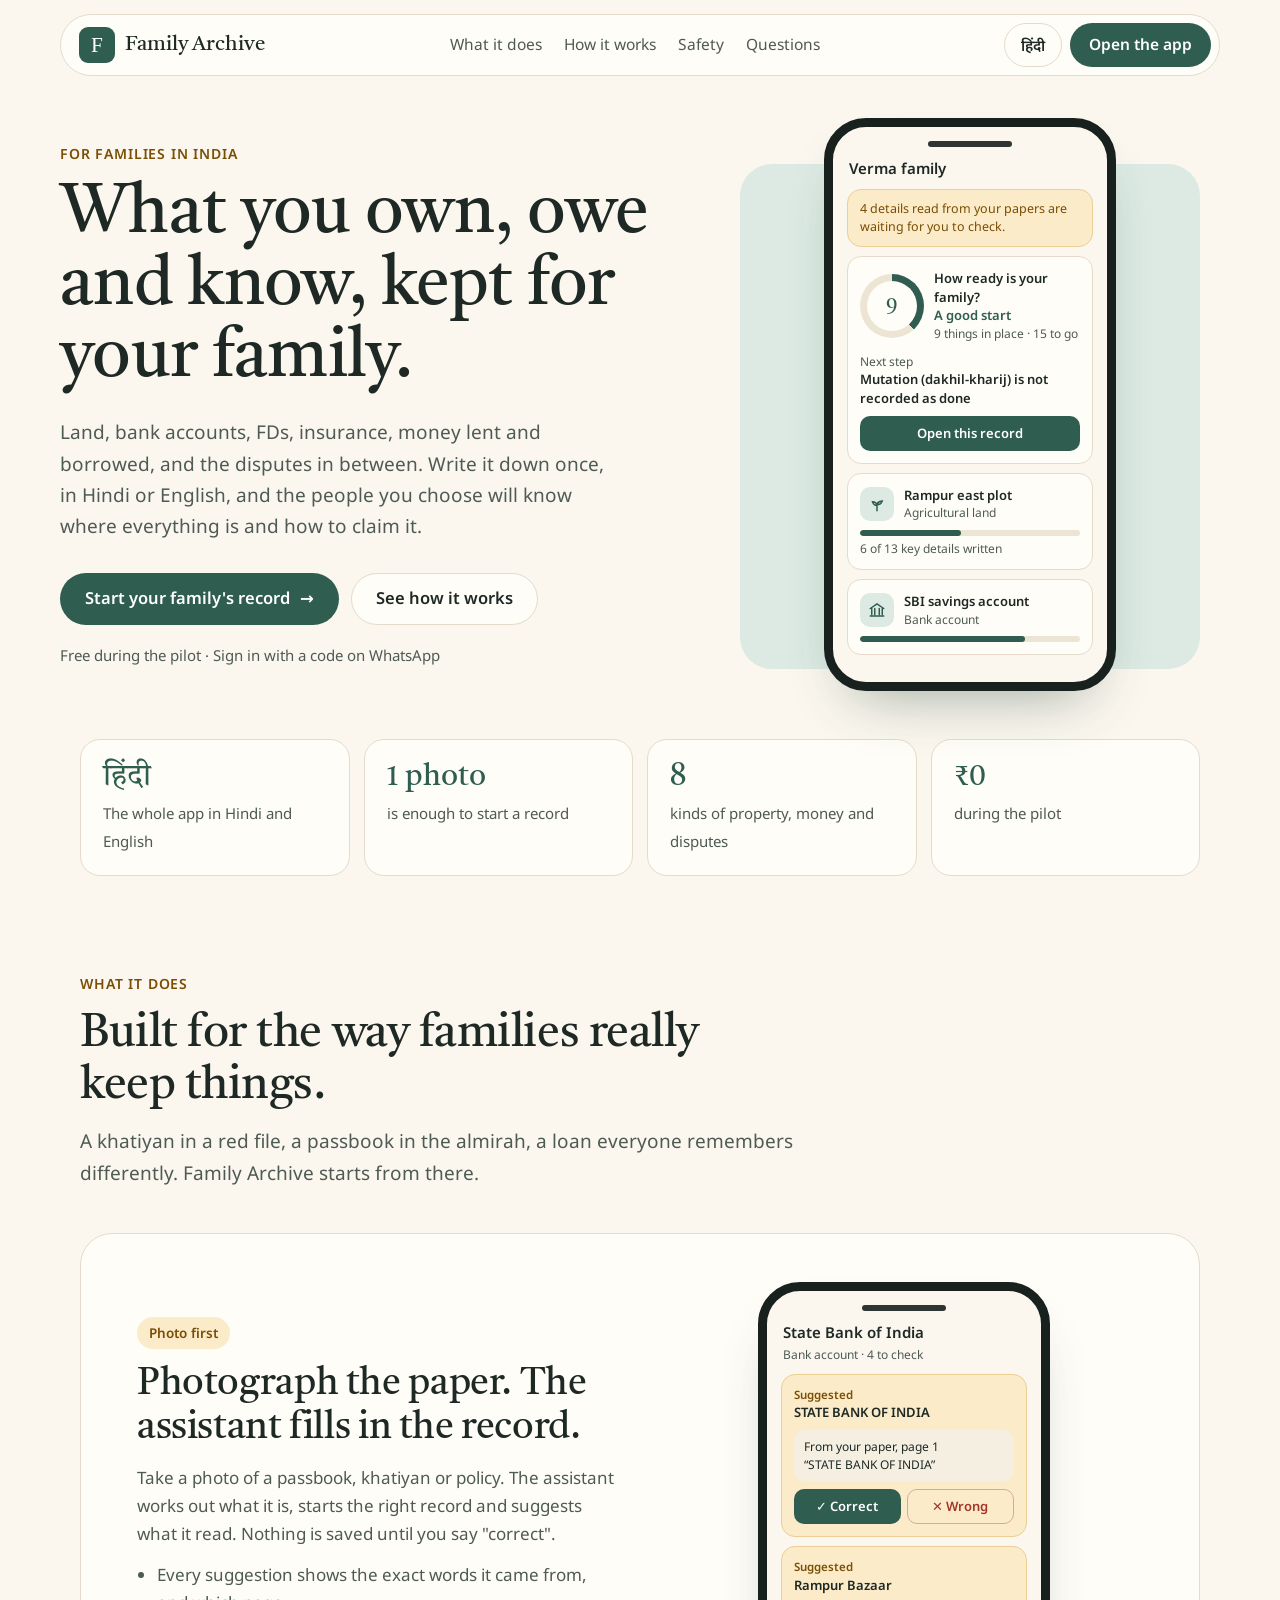
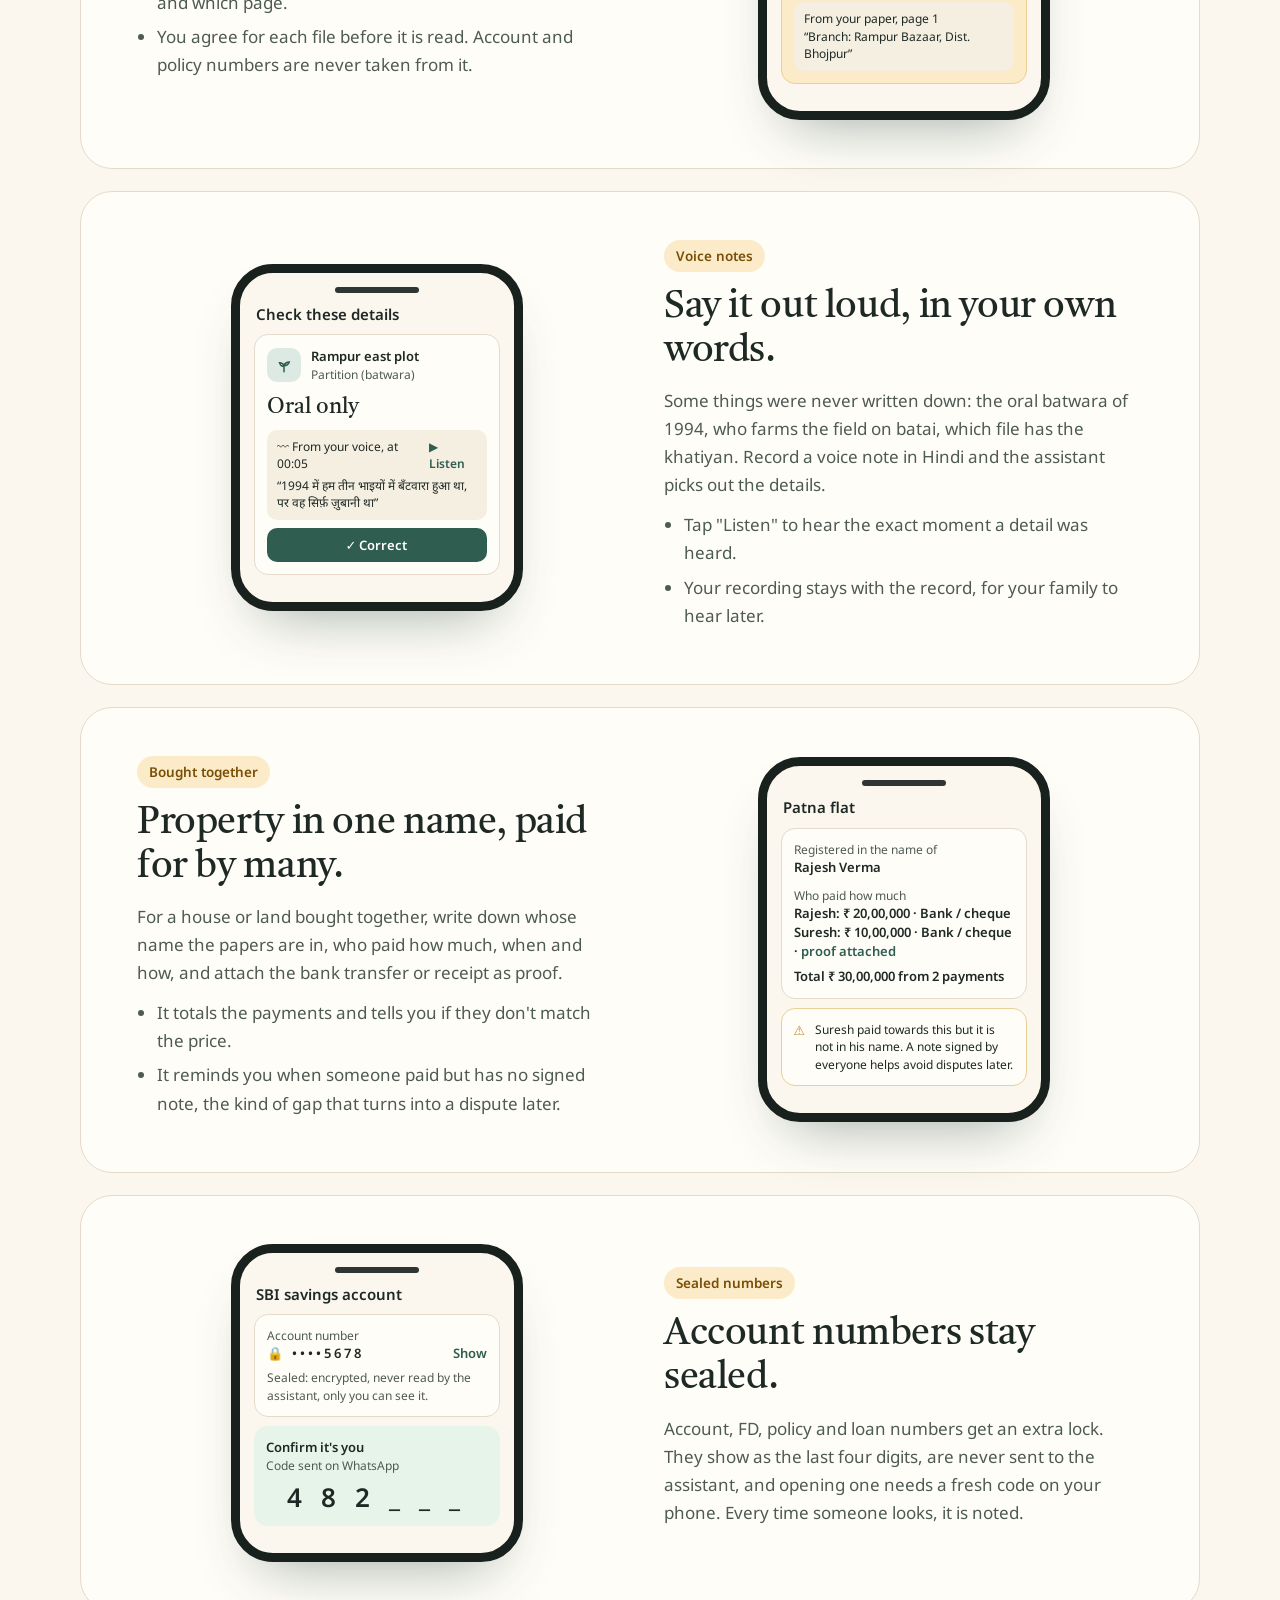
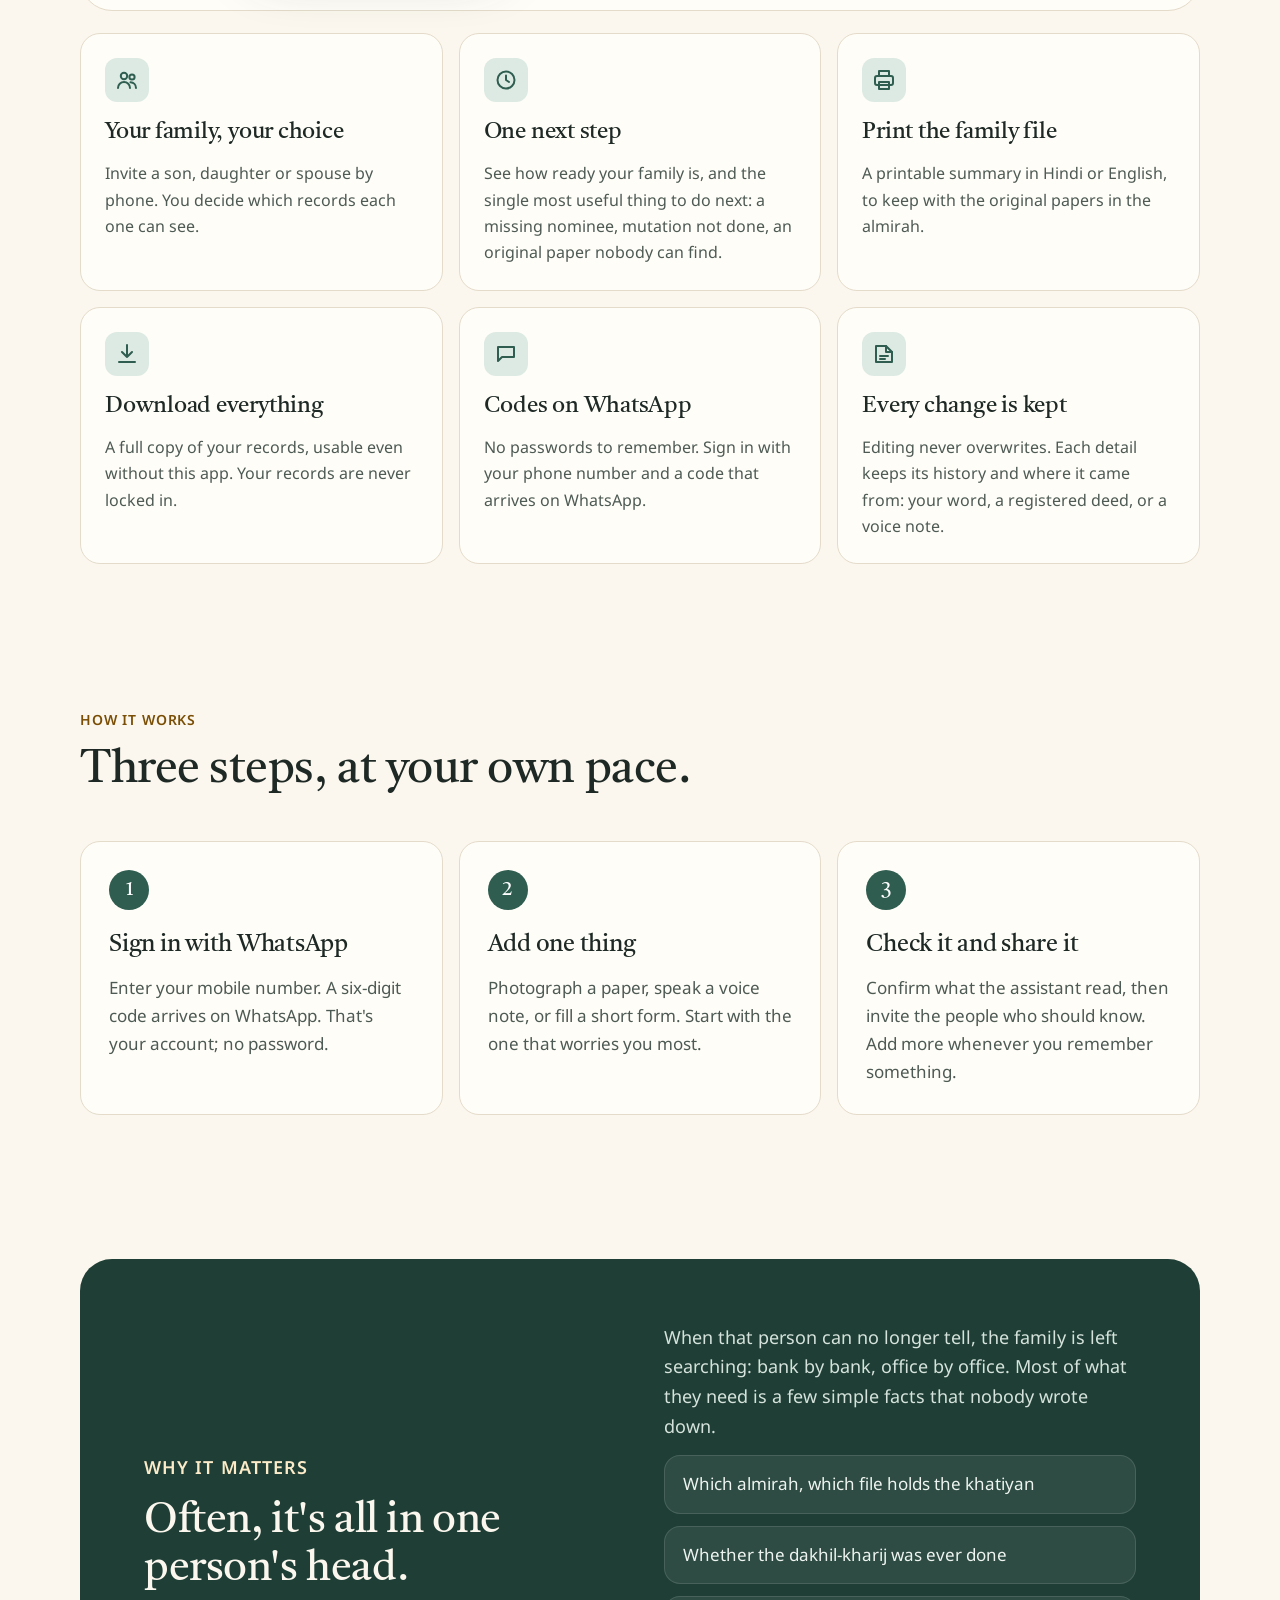
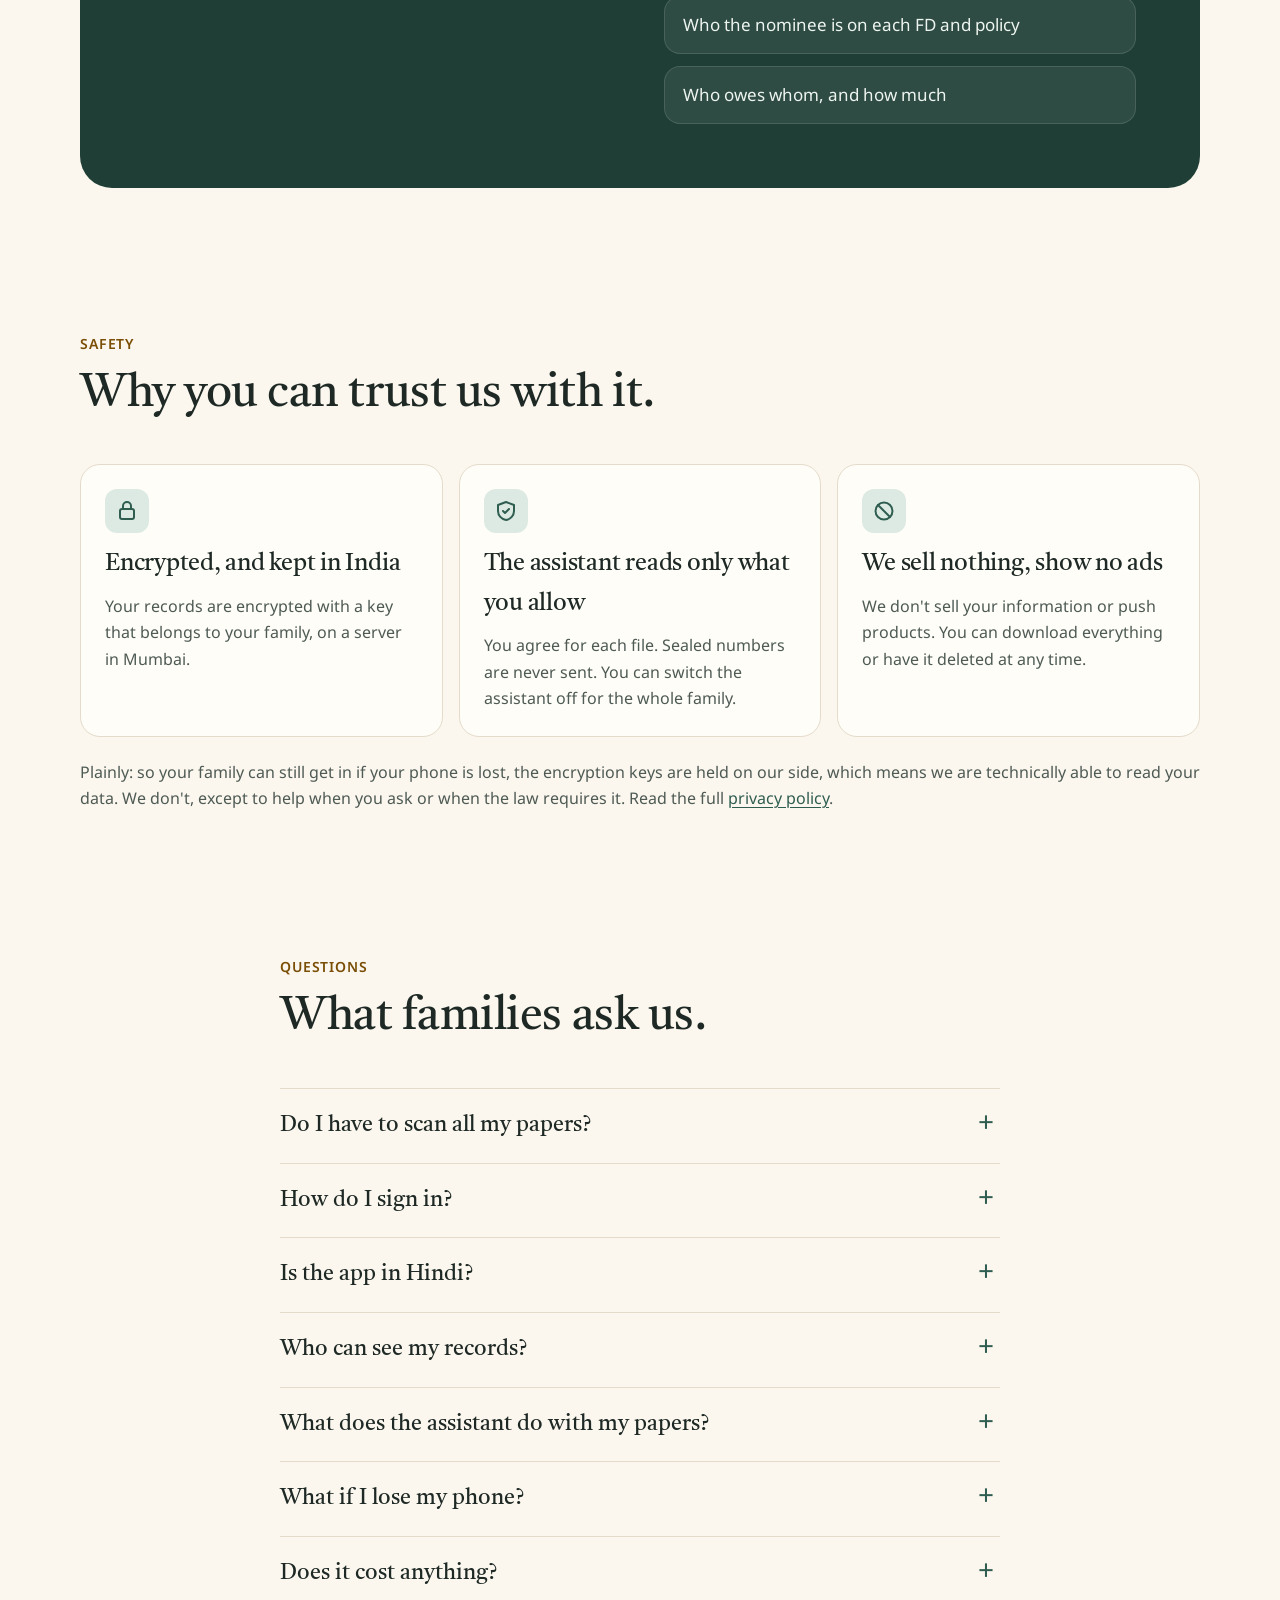
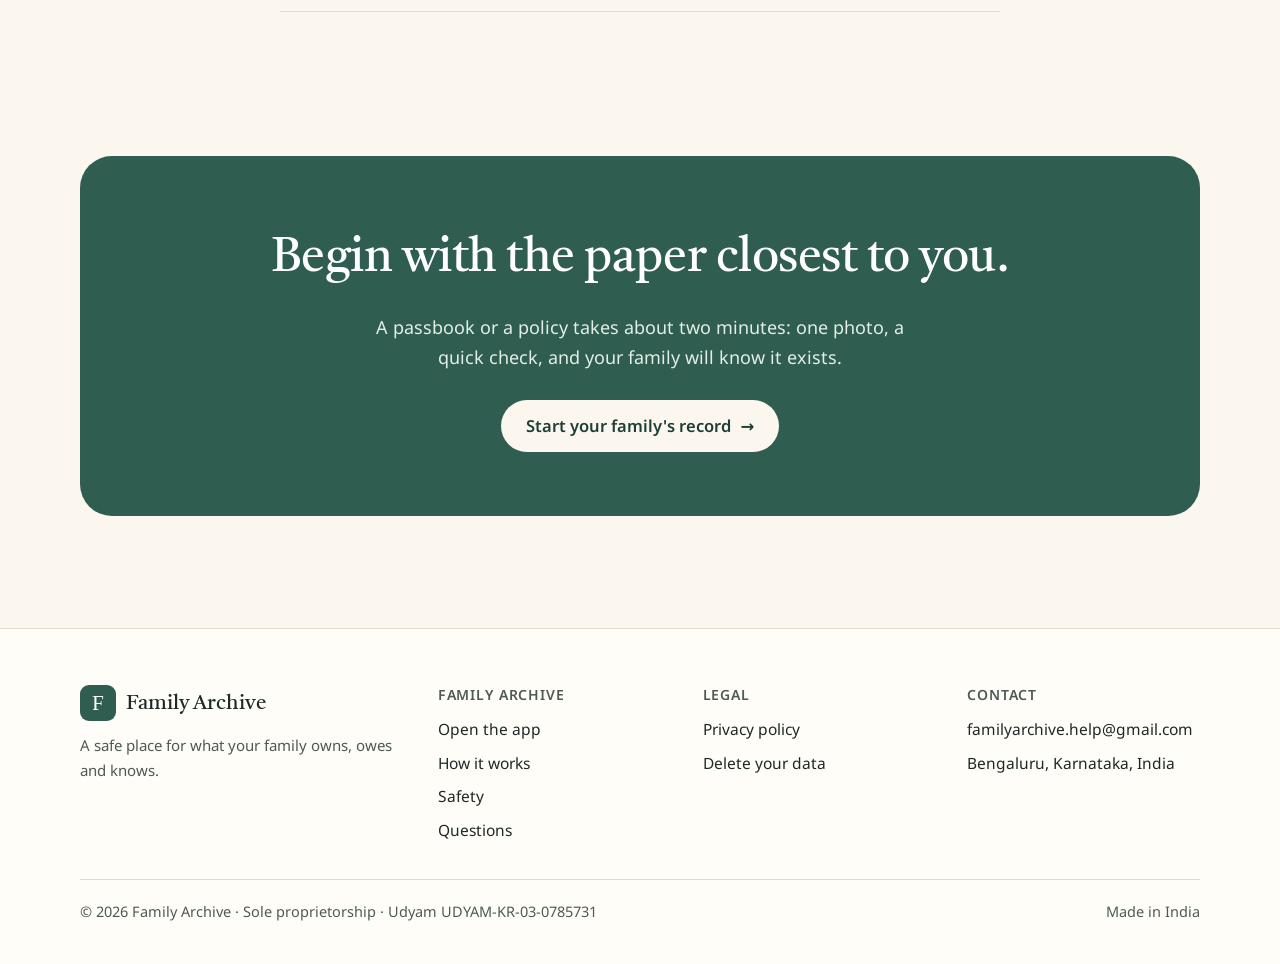
<file: index.html>
<!doctype html>
<html lang="en" data-lang="en">
<head>
  <meta charset="utf-8">
  <meta name="viewport" content="width=device-width, initial-scale=1">
  <title>Family Archive: what your family owns and owes, in one safe place</title>
  <meta name="description" content="Family Archive keeps a family's land, bank accounts, deposits, insurance, loans and disputes in one safe place, in Hindi and English, so the next generation knows what exists and how to claim it.">
  <link rel="preconnect" href="https://fonts.googleapis.com">
  <link rel="preconnect" href="https://fonts.gstatic.com" crossorigin>
  <link rel="stylesheet" href="https://fonts.googleapis.com/css2?family=Noto+Sans:wght@400;600&family=Noto+Sans+Devanagari:wght@400;600&family=Tiro+Devanagari+Hindi&display=swap">
  <link rel="stylesheet" href="styles.css">
  <link rel="icon" href="data:image/svg+xml,%3Csvg xmlns='http://www.w3.org/2000/svg' viewBox='0 0 64 64'%3E%3Crect width='64' height='64' rx='14' fill='%232f5d50'/%3E%3Ctext x='32' y='45' font-family='Georgia,serif' font-size='38' fill='white' text-anchor='middle'%3EF%3C/text%3E%3C/svg%3E">
  <script>
    // Hindi or English: the visitor's last choice, else their browser's language. English without scripts.
    (function () {
      var lang = null;
      try { lang = localStorage.getItem('fa-lang'); } catch (e) {}
      if (lang !== 'hi' && lang !== 'en') lang = /^hi\b/i.test(navigator.language || '') ? 'hi' : 'en';
      document.documentElement.setAttribute('data-lang', lang);
      document.documentElement.setAttribute('lang', lang);
    })();
  </script>
</head>
<body>
  <!-- The logo, defined once. Swap this symbol when the final logo is chosen. -->
  <svg width="0" height="0" style="position:absolute" aria-hidden="true">
    <symbol id="logo" viewBox="0 0 64 64">
      <rect width="64" height="64" rx="16" fill="#2f5d50"/>
      <text x="32" y="45" font-family="Georgia, serif" font-size="38" fill="#fff" text-anchor="middle">F</text>
    </symbol>
  </svg>

  <div class="nav-shell">
    <nav class="nav" aria-label="Main">
      <a class="brand" href="./"><svg class="brand-mark" aria-hidden="true"><use href="#logo"/></svg>Family Archive</a>
      <div class="nav-links">
        <a href="#features"><span class="en">What it does</span><span class="hi" lang="hi">क्या करता है</span></a>
        <a href="#how"><span class="en">How it works</span><span class="hi" lang="hi">कैसे शुरू करें</span></a>
        <a href="#trust"><span class="en">Safety</span><span class="hi" lang="hi">सुरक्षा</span></a>
        <a href="#questions"><span class="en">Questions</span><span class="hi" lang="hi">सवाल</span></a>
      </div>
      <div class="nav-actions">
        <button class="lang" type="button" id="lang-toggle" aria-label="Switch language / भाषा बदलें">
          <span class="en" lang="hi">हिंदी</span><span class="hi" lang="en">English</span>
        </button>
        <a class="btn btn-primary" href="https://familyarchives.duckdns.org/"><span class="en">Open the app</span><span class="hi" lang="hi">ऐप खोलें</span></a>
      </div>
    </nav>
  </div>

  <main>
    <!-- Hero -->
    <div class="wrap hero">
      <div class="hero-grid">
        <div>
          <p class="eyebrow"><span class="en">For families in India</span><span class="hi" lang="hi">भारत के परिवारों के लिए</span></p>
          <h1>
            <span class="en">What you own, owe and know, kept for your family.</span>
            <span class="hi" lang="hi">आपके पास क्या है, किसका कितना बाकी है: सब परिवार के लिए एक जगह।</span>
          </h1>
          <p class="lede">
            <span class="en">Land, bank accounts, FDs, insurance, money lent and borrowed, and the disputes in between. Write it down once, in Hindi or English, and the people you choose will know where everything is and how to claim it.</span>
            <span class="hi" lang="hi">ज़मीन, बैंक खाते, FD, बीमा, दिया और लिया उधार, और चल रहे विवाद। एक बार हिंदी या English में लिख दीजिए, और जिन्हें आप चुनें, उन्हें पता रहेगा कि क्या कहाँ है और कैसे मिलेगा।</span>
          </p>
          <div class="hero-actions">
            <a class="btn btn-primary" href="https://familyarchives.duckdns.org/"><span class="en">Start your family's record</span><span class="hi" lang="hi">परिवार का रिकॉर्ड शुरू करें</span> →</a>
            <a class="btn btn-ghost" href="#how"><span class="en">See how it works</span><span class="hi" lang="hi">देखें कैसे काम करता है</span></a>
          </div>
          <p class="hero-note"><span class="en">Free during the pilot · Sign in with a code on WhatsApp</span><span class="hi" lang="hi">पायलट के दौरान मुफ़्त · WhatsApp पर आए कोड से लॉग-इन</span></p>
        </div>

        <div class="hero-visual" aria-hidden="true">
          <div class="phone">
            <div class="m-title"><span class="en">Verma family</span><span class="hi" lang="hi">वर्मा परिवार</span></div>
            <div class="m-banner"><span class="en">4 details read from your papers are waiting for you to check.</span><span class="hi" lang="hi">आपके काग़ज़ों से पढ़ी गई 4 बातें आपकी जाँच का इंतज़ार कर रही हैं।</span></div>
            <div class="m-card">
              <div class="m-row">
                <div class="m-ring" style="--p: 38%"><span>9</span></div>
                <div>
                  <div class="m-strong"><span class="en">How ready is your family?</span><span class="hi" lang="hi">आपका परिवार कितना तैयार है?</span></div>
                  <div class="m-green"><span class="en">A good start</span><span class="hi" lang="hi">अच्छी शुरुआत हुई है</span></div>
                  <div class="m-muted"><span class="en">9 things in place · 15 to go</span><span class="hi" lang="hi">9 बातें पूरी · 15 बाकी</span></div>
                </div>
              </div>
              <div class="m-muted" style="margin-top:10px"><span class="en">Next step</span><span class="hi" lang="hi">अगला काम</span></div>
              <div class="m-strong"><span class="en">Mutation (dakhil-kharij) is not recorded as done</span><span class="hi" lang="hi">दाख़िल-ख़ारिज हुआ दर्ज नहीं है</span></div>
              <span class="m-btn"><span class="en">Open this record</span><span class="hi" lang="hi">यह रिकॉर्ड खोलें</span></span>
            </div>
            <div class="m-card">
              <div class="m-row">
                <span class="m-tile"><svg viewBox="0 0 24 24" fill="none" stroke="currentColor" stroke-width="2" stroke-linecap="round"><path d="M12 21V11M12 14c-3 0-5-2-6-5 3 0 5 1 6 4M12 12c2-3 4-4 7-4-1 3-3 5-7 5"/></svg></span>
                <div><div class="m-strong"><span class="en">Rampur east plot</span><span class="hi" lang="hi">रामपुर पूरब वाला खेत</span></div><div class="m-muted"><span class="en">Agricultural land</span><span class="hi" lang="hi">खेती की ज़मीन</span></div></div>
              </div>
              <div class="m-bar"><i style="width:46%"></i></div>
              <div class="m-muted" style="margin-top:4px"><span class="en">6 of 13 key details written</span><span class="hi" lang="hi">13 ज़रूरी बातों में से 6 दर्ज</span></div>
            </div>
            <div class="m-card">
              <div class="m-row">
                <span class="m-tile"><svg viewBox="0 0 24 24" fill="none" stroke="currentColor" stroke-width="2" stroke-linecap="round"><path d="M3 10l9-6 9 6M5 10v8M19 10v8M9 10v8M15 10v8M3 20h18"/></svg></span>
                <div><div class="m-strong"><span class="en">SBI savings account</span><span class="hi" lang="hi">SBI बचत खाता</span></div><div class="m-muted"><span class="en">Bank account</span><span class="hi" lang="hi">बैंक खाता</span></div></div>
              </div>
              <div class="m-bar"><i style="width:75%"></i></div>
            </div>
          </div>
        </div>
      </div>
    </div>

    <!-- Quick facts -->
    <div class="wrap">
      <div class="facts">
        <div class="fact"><strong><span class="en">हिंदी</span><span class="hi" lang="hi">हिंदी</span></strong><span><span class="en">The whole app in Hindi and English</span><span class="hi" lang="hi">पूरा ऐप हिंदी और English में</span></span></div>
        <div class="fact"><strong><span class="en">1 photo</span><span class="hi" lang="hi">1 फ़ोटो</span></strong><span><span class="en">is enough to start a record</span><span class="hi" lang="hi">से रिकॉर्ड शुरू हो जाता है</span></span></div>
        <div class="fact"><strong>8</strong><span><span class="en">kinds of property, money and disputes</span><span class="hi" lang="hi">तरह की संपत्ति, लेन-देन और विवाद</span></span></div>
        <div class="fact"><strong>₹0</strong><span><span class="en">during the pilot</span><span class="hi" lang="hi">पायलट के दौरान</span></span></div>
      </div>
    </div>

    <!-- Features -->
    <section id="features">
      <div class="wrap">
        <div class="section-head">
          <p class="eyebrow"><span class="en">What it does</span><span class="hi" lang="hi">यह क्या करता है</span></p>
          <h2><span class="en">Built for the way families really keep things.</span><span class="hi" lang="hi">वैसे ही बना है, जैसे परिवार सच में चीज़ें रखते हैं।</span></h2>
          <p class="lede"><span class="en">A khatiyan in a red file, a passbook in the almirah, a loan everyone remembers differently. Family Archive starts from there.</span><span class="hi" lang="hi">लाल फ़ाइल में खतियान, अलमारी में पासबुक, और एक उधार जो सबको अलग-अलग याद है। Family Archive वहीं से शुरू होता है।</span></p>
        </div>

        <div>
          <article class="feature">
            <div class="feature-text">
              <span class="tag"><span class="en">Photo first</span><span class="hi" lang="hi">पहले फ़ोटो</span></span>
              <h3><span class="en">Photograph the paper. The assistant fills in the record.</span><span class="hi" lang="hi">काग़ज़ की फ़ोटो लीजिए। सहायक रिकॉर्ड भर देगा।</span></h3>
              <p><span class="en">Take a photo of a passbook, khatiyan or policy. The assistant works out what it is, starts the right record and suggests what it read. Nothing is saved until you say "correct".</span><span class="hi" lang="hi">पासबुक, खतियान या पॉलिसी की फ़ोटो लीजिए। सहायक पहचानता है कि यह क्या है, सही रिकॉर्ड शुरू करता है और जो पढ़ा वह सुझाता है। आपके "सही है" कहे बिना कुछ सेव नहीं होता।</span></p>
              <ul>
                <li><span class="en">Every suggestion shows the exact words it came from, and which page.</span><span class="hi" lang="hi">हर सुझाव के साथ वे शब्द दिखते हैं जिनसे वह आया, और कौन सा पेज।</span></li>
                <li><span class="en">You agree for each file before it is read. Account and policy numbers are never taken from it.</span><span class="hi" lang="hi">हर फ़ाइल पढ़ने से पहले आपकी हाँ ली जाती है। खाता या पॉलिसी नंबर इससे कभी नहीं लिए जाते।</span></li>
              </ul>
            </div>
            <div class="feature-visual" aria-hidden="true">
              <div class="phone">
                <div class="m-title"><span class="en">State Bank of India</span><span class="hi" lang="hi">STATE BANK OF INDIA</span></div>
                <div class="m-muted" style="margin:-6px 2px 10px"><span class="en">Bank account · 4 to check</span><span class="hi" lang="hi">बैंक खाता · 4 जाँचनी हैं</span></div>
                <div class="m-card" style="background:var(--ochre-wash);border-color:#ebcf94">
                  <div class="m-label"><span class="en">Suggested</span><span class="hi" lang="hi">सुझाव</span></div>
                  <div class="m-strong">STATE BANK OF INDIA</div>
                  <div class="m-source"><span class="en">From your paper, page 1</span><span class="hi" lang="hi">आपके काग़ज़ से, पेज 1</span><br>“STATE BANK OF INDIA”</div>
                  <div class="m-btns"><span class="m-btn">✓ <span class="en">Correct</span><span class="hi" lang="hi">सही है</span></span><span class="m-btn-out">✕ <span class="en">Wrong</span><span class="hi" lang="hi">ग़लत है</span></span></div>
                </div>
                <div class="m-card" style="background:var(--ochre-wash);border-color:#ebcf94">
                  <div class="m-label"><span class="en">Suggested</span><span class="hi" lang="hi">सुझाव</span></div>
                  <div class="m-strong">Rampur Bazaar</div>
                  <div class="m-source"><span class="en">From your paper, page 1</span><span class="hi" lang="hi">आपके काग़ज़ से, पेज 1</span><br>“Branch: Rampur Bazaar, Dist. Bhojpur”</div>
                </div>
              </div>
            </div>
          </article>

          <article class="feature">
            <div class="feature-text">
              <span class="tag"><span class="en">Voice notes</span><span class="hi" lang="hi">आवाज़ से</span></span>
              <h3><span class="en">Say it out loud, in your own words.</span><span class="hi" lang="hi">अपनी ज़ुबान में बोलकर बताइए।</span></h3>
              <p><span class="en">Some things were never written down: the oral batwara of 1994, who farms the field on batai, which file has the khatiyan. Record a voice note in Hindi and the assistant picks out the details.</span><span class="hi" lang="hi">कुछ बातें कभी लिखी ही नहीं गईं: 1994 का ज़ुबानी बँटवारा, खेत कौन बटाई पर जोतता है, खतियान किस फ़ाइल में है। हिंदी में आवाज़ का नोट रिकॉर्ड कीजिए, सहायक बातें निकाल देगा।</span></p>
              <ul>
                <li><span class="en">Tap "Listen" to hear the exact moment a detail was heard.</span><span class="hi" lang="hi">"सुनें" दबाकर वह हिस्सा सुनिए जहाँ से बात ली गई।</span></li>
                <li><span class="en">Your recording stays with the record, for your family to hear later.</span><span class="hi" lang="hi">आपकी आवाज़ रिकॉर्ड के साथ रहती है, ताकि परिवार बाद में सुन सके।</span></li>
              </ul>
            </div>
            <div class="feature-visual" aria-hidden="true">
              <div class="phone">
                <div class="m-title"><span class="en">Check these details</span><span class="hi" lang="hi">इन बातों को जाँचें</span></div>
                <div class="m-card">
                  <div class="m-row"><span class="m-tile"><svg viewBox="0 0 24 24" fill="none" stroke="currentColor" stroke-width="2" stroke-linecap="round"><path d="M12 21V11M12 14c-3 0-5-2-6-5 3 0 5 1 6 4M12 12c2-3 4-4 7-4-1 3-3 5-7 5"/></svg></span><div><div class="m-strong"><span class="en">Rampur east plot</span><span class="hi" lang="hi">रामपुर पूरब वाला खेत</span></div><div class="m-muted"><span class="en">Partition (batwara)</span><span class="hi" lang="hi">बँटवारा</span></div></div></div>
                  <div style="font:22px/1.3 var(--serif);margin:10px 0 2px"><span class="en">Oral only</span><span class="hi" lang="hi">सिर्फ़ ज़ुबानी</span></div>
                  <div class="m-source">
                    <div style="display:flex;justify-content:space-between;align-items:center"><span>〰 <span class="en">From your voice, at 00:05</span><span class="hi" lang="hi">आपकी आवाज़ से, 00:05 पर</span></span><span class="m-green">▶ <span class="en">Listen</span><span class="hi" lang="hi">सुनें</span></span></div>
                    <div style="margin-top:4px">“1994 में हम तीन भाइयों में बँटवारा हुआ था, पर वह सिर्फ़ ज़ुबानी था”</div>
                  </div>
                  <span class="m-btn">✓ <span class="en">Correct</span><span class="hi" lang="hi">सही है</span></span>
                </div>
              </div>
            </div>
          </article>

          <article class="feature">
            <div class="feature-text">
              <span class="tag"><span class="en">Bought together</span><span class="hi" lang="hi">मिलकर ख़रीदी</span></span>
              <h3><span class="en">Property in one name, paid for by many.</span><span class="hi" lang="hi">काग़ज़ एक के नाम, पैसा कई लोगों का।</span></h3>
              <p><span class="en">For a house or land bought together, write down whose name the papers are in, who paid how much, when and how, and attach the bank transfer or receipt as proof.</span><span class="hi" lang="hi">मिलकर ख़रीदे मकान या ज़मीन के लिए लिखिए कि काग़ज़ किसके नाम हैं, किसने कितना, कब और कैसे दिया, और सबूत के लिए बैंक ट्रांसफ़र या रसीद जोड़िए।</span></p>
              <ul>
                <li><span class="en">It totals the payments and tells you if they don't match the price.</span><span class="hi" lang="hi">यह पैसों का जोड़ बताता है, और क़ीमत से मेल न खाए तो बताता है।</span></li>
                <li><span class="en">It reminds you when someone paid but has no signed note, the kind of gap that turns into a dispute later.</span><span class="hi" lang="hi">अगर किसी ने पैसा दिया पर लिखित काग़ज़ नहीं है, तो याद दिलाता है: ऐसी ही कमी बाद में झगड़ा बनती है।</span></li>
              </ul>
            </div>
            <div class="feature-visual" aria-hidden="true">
              <div class="phone">
                <div class="m-title"><span class="en">Patna flat</span><span class="hi" lang="hi">पटना वाला फ़्लैट</span></div>
                <div class="m-card">
                  <div class="m-muted"><span class="en">Registered in the name of</span><span class="hi" lang="hi">काग़ज़ों पर किसके नाम है</span></div>
                  <div class="m-strong">Rajesh Verma</div>
                  <div class="m-muted" style="margin-top:10px"><span class="en">Who paid how much</span><span class="hi" lang="hi">किसने कितना पैसा दिया</span></div>
                  <div class="m-strong">Rajesh: ₹ 20,00,000 · <span class="en">Bank / cheque</span><span class="hi" lang="hi">बैंक / चेक से</span></div>
                  <div class="m-strong">Suresh: ₹ 10,00,000 · <span class="en">Bank / cheque</span><span class="hi" lang="hi">बैंक / चेक से</span> · <span class="m-green"><span class="en">proof attached</span><span class="hi" lang="hi">सबूत जुड़ा है</span></span></div>
                  <div style="margin-top:6px;font-weight:600"><span class="en">Total ₹ 30,00,000 from 2 payments</span><span class="hi" lang="hi">कुल ₹ 30,00,000 (2 भुगतान)</span></div>
                </div>
                <div class="m-card" style="border-color:#ebcf94">
                  <div class="m-row" style="align-items:flex-start"><span style="color:var(--ochre)">⚠</span><div class="m-muted" style="color:var(--ink)"><span class="en">Suresh paid towards this but it is not in his name. A note signed by everyone helps avoid disputes later.</span><span class="hi" lang="hi">Suresh ने भी पैसा दिया, पर काग़ज़ उनके नाम नहीं हैं। सबके दस्तख़त वाला काग़ज़ बाद के झगड़ों से बचाता है।</span></div></div>
                </div>
              </div>
            </div>
          </article>

          <article class="feature">
            <div class="feature-text">
              <span class="tag"><span class="en">Sealed numbers</span><span class="hi" lang="hi">सील बंद नंबर</span></span>
              <h3><span class="en">Account numbers stay sealed.</span><span class="hi" lang="hi">खाता नंबर सील बंद रहते हैं।</span></h3>
              <p><span class="en">Account, FD, policy and loan numbers get an extra lock. They show as the last four digits, are never sent to the assistant, and opening one needs a fresh code on your phone. Every time someone looks, it is noted.</span><span class="hi" lang="hi">खाता, FD, पॉलिसी और लोन नंबरों पर एक और ताला लगता है। ये सिर्फ़ आख़िरी चार अंकों में दिखते हैं, सहायक को कभी नहीं भेजे जाते, और खोलने के लिए फ़ोन पर नया कोड चाहिए। जब भी कोई देखता है, वह दर्ज होता है।</span></p>
            </div>
            <div class="feature-visual" aria-hidden="true">
              <div class="phone">
                <div class="m-title"><span class="en">SBI savings account</span><span class="hi" lang="hi">SBI बचत खाता</span></div>
                <div class="m-card">
                  <div class="m-muted"><span class="en">Account number</span><span class="hi" lang="hi">खाता संख्या</span></div>
                  <div class="m-row" style="justify-content:space-between"><span class="m-seal">🔒 ••••5678</span><span class="m-green"><span class="en">Show</span><span class="hi" lang="hi">दिखाएं</span></span></div>
                  <div class="m-muted" style="margin-top:6px"><span class="en">Sealed: encrypted, never read by the assistant, only you can see it.</span><span class="hi" lang="hi">सील बंद: एन्क्रिप्टेड, सहायक कभी नहीं पढ़ता, सिर्फ़ आपको दिखता है।</span></div>
                </div>
                <div class="m-wa">
                  <div class="m-strong"><span class="en">Confirm it's you</span><span class="hi" lang="hi">पुष्टि करें कि यह आप हैं</span></div>
                  <div class="m-muted"><span class="en">Code sent on WhatsApp</span><span class="hi" lang="hi">WhatsApp पर कोड भेजा गया है</span></div>
                  <div class="m-code">4 8 2 _ _ _</div>
                </div>
              </div>
            </div>
          </article>
        </div>

        <div class="mini-grid">
          <div class="mini">
            <div class="icon"><svg viewBox="0 0 24 24" fill="none" stroke="currentColor" stroke-width="2" stroke-linecap="round" stroke-linejoin="round"><circle cx="9" cy="8" r="3.2"/><path d="M3 20c0-3.3 2.7-6 6-6s6 2.7 6 6"/><circle cx="17" cy="9" r="2.6"/><path d="M15.5 14.2c3 .2 5.5 2.6 5.5 5.8"/></svg></div>
            <h3><span class="en">Your family, your choice</span><span class="hi" lang="hi">परिवार, आपकी पसंद से</span></h3>
            <p><span class="en">Invite a son, daughter or spouse by phone. You decide which records each one can see.</span><span class="hi" lang="hi">बेटे, बेटी या पत्नी को फ़ोन नंबर से बुलाइए। कौन कौन सा रिकॉर्ड देखेगा, यह आप तय करते हैं।</span></p>
          </div>
          <div class="mini">
            <div class="icon"><svg viewBox="0 0 24 24" fill="none" stroke="currentColor" stroke-width="2" stroke-linecap="round" stroke-linejoin="round"><circle cx="12" cy="12" r="8.5"/><path d="M12 7.5V12l3 2"/></svg></div>
            <h3><span class="en">One next step</span><span class="hi" lang="hi">एक अगला काम</span></h3>
            <p><span class="en">See how ready your family is, and the single most useful thing to do next: a missing nominee, mutation not done, an original paper nobody can find.</span><span class="hi" lang="hi">देखिए परिवार कितना तैयार है, और सबसे ज़रूरी अगला काम: नॉमिनी नहीं, दाख़िल-ख़ारिज बाकी, असली काग़ज़ का पता नहीं।</span></p>
          </div>
          <div class="mini">
            <div class="icon"><svg viewBox="0 0 24 24" fill="none" stroke="currentColor" stroke-width="2" stroke-linecap="round" stroke-linejoin="round"><path d="M7 8V3h10v5"/><rect x="3" y="8" width="18" height="9" rx="2"/><path d="M7 14h10v7H7z"/></svg></div>
            <h3><span class="en">Print the family file</span><span class="hi" lang="hi">परिवार की फ़ाइल प्रिंट करें</span></h3>
            <p><span class="en">A printable summary in Hindi or English, to keep with the original papers in the almirah.</span><span class="hi" lang="hi">हिंदी या English में प्रिंट करने लायक पूरी जानकारी, अलमारी में असली काग़ज़ों के साथ रखने के लिए।</span></p>
          </div>
          <div class="mini">
            <div class="icon"><svg viewBox="0 0 24 24" fill="none" stroke="currentColor" stroke-width="2" stroke-linecap="round" stroke-linejoin="round"><path d="M12 3v12M7 10l5 5 5-5M4 20h16"/></svg></div>
            <h3><span class="en">Download everything</span><span class="hi" lang="hi">सब कुछ डाउनलोड करें</span></h3>
            <p><span class="en">A full copy of your records, usable even without this app. Your records are never locked in.</span><span class="hi" lang="hi">आपके रिकॉर्ड की पूरी कॉपी, जो इस ऐप के बिना भी काम आए। आपका डेटा कभी बंद नहीं होता।</span></p>
          </div>
          <div class="mini">
            <div class="icon"><svg viewBox="0 0 24 24" fill="none" stroke="currentColor" stroke-width="2" stroke-linecap="round" stroke-linejoin="round"><path d="M4 5h16v10H8l-4 4z"/></svg></div>
            <h3><span class="en">Codes on WhatsApp</span><span class="hi" lang="hi">कोड WhatsApp पर</span></h3>
            <p><span class="en">No passwords to remember. Sign in with your phone number and a code that arrives on WhatsApp.</span><span class="hi" lang="hi">कोई पासवर्ड याद नहीं रखना। फ़ोन नंबर डालिए, WhatsApp पर आए कोड से लॉग-इन कीजिए।</span></p>
          </div>
          <div class="mini">
            <div class="icon"><svg viewBox="0 0 24 24" fill="none" stroke="currentColor" stroke-width="2" stroke-linecap="round" stroke-linejoin="round"><path d="M4 4h10l6 6v10H4z"/><path d="M14 4v6h6M8 14h8M8 17h5"/></svg></div>
            <h3><span class="en">Every change is kept</span><span class="hi" lang="hi">हर बदलाव सुरक्षित</span></h3>
            <p><span class="en">Editing never overwrites. Each detail keeps its history and where it came from: your word, a registered deed, or a voice note.</span><span class="hi" lang="hi">बदलने पर पुरानी बात मिटती नहीं। हर जानकारी का इतिहास और स्रोत रहता है: आपकी बात, रजिस्टर्ड काग़ज़, या आवाज़ का नोट।</span></p>
          </div>
        </div>
      </div>
    </section>

    <!-- How it works -->
    <section id="how">
      <div class="wrap">
        <div class="section-head">
          <p class="eyebrow"><span class="en">How it works</span><span class="hi" lang="hi">कैसे शुरू करें</span></p>
          <h2><span class="en">Three steps, at your own pace.</span><span class="hi" lang="hi">तीन क़दम, अपनी रफ़्तार से।</span></h2>
        </div>
        <div class="steps">
          <div class="step">
            <div class="step-num"><span class="en">1</span><span class="hi" lang="hi">१</span></div>
            <h3><span class="en">Sign in with WhatsApp</span><span class="hi" lang="hi">WhatsApp से लॉग-इन</span></h3>
            <p><span class="en">Enter your mobile number. A six-digit code arrives on WhatsApp. That's your account; no password.</span><span class="hi" lang="hi">मोबाइल नंबर डालिए। WhatsApp पर छह अंकों का कोड आएगा। बस, खाता बन गया; कोई पासवर्ड नहीं।</span></p>
          </div>
          <div class="step">
            <div class="step-num"><span class="en">2</span><span class="hi" lang="hi">२</span></div>
            <h3><span class="en">Add one thing</span><span class="hi" lang="hi">एक चीज़ जोड़िए</span></h3>
            <p><span class="en">Photograph a paper, speak a voice note, or fill a short form. Start with the one that worries you most.</span><span class="hi" lang="hi">काग़ज़ की फ़ोटो लीजिए, बोलकर बताइए, या छोटा फ़ॉर्म भरिए। उससे शुरू कीजिए जिसकी सबसे ज़्यादा चिंता है।</span></p>
          </div>
          <div class="step">
            <div class="step-num"><span class="en">3</span><span class="hi" lang="hi">३</span></div>
            <h3><span class="en">Check it and share it</span><span class="hi" lang="hi">जाँचिए और बताइए</span></h3>
            <p><span class="en">Confirm what the assistant read, then invite the people who should know. Add more whenever you remember something.</span><span class="hi" lang="hi">सहायक ने जो पढ़ा उसे जाँचिए, फिर जिन्हें पता होना चाहिए उन्हें बुलाइए। जब कुछ याद आए, और जोड़ते रहिए।</span></p>
          </div>
        </div>
      </div>
    </section>

    <!-- Why it matters -->
    <section>
      <div class="wrap">
        <div class="why">
          <div>
            <p class="eyebrow"><span class="en">Why it matters</span><span class="hi" lang="hi">यह क्यों ज़रूरी है</span></p>
            <h2><span class="en">Often, it's all in one person's head.</span><span class="hi" lang="hi">अक्सर सब कुछ एक ही व्यक्ति को याद होता है।</span></h2>
          </div>
          <div>
            <p><span class="en">When that person can no longer tell, the family is left searching: bank by bank, office by office. Most of what they need is a few simple facts that nobody wrote down.</span><span class="hi" lang="hi">जब वह व्यक्ति बता न सके, तो परिवार बैंक-बैंक, दफ़्तर-दफ़्तर भटकता है। ज़्यादातर ज़रूरत कुछ सीधी बातों की होती है, जो किसी ने लिखी नहीं।</span></p>
            <ul class="why-list">
              <li><span class="en">Which almirah, which file holds the khatiyan</span><span class="hi" lang="hi">खतियान किस अलमारी, किस फ़ाइल में है</span></li>
              <li><span class="en">Whether the dakhil-kharij was ever done</span><span class="hi" lang="hi">दाख़िल-ख़ारिज कभी हुआ या नहीं</span></li>
              <li><span class="en">Who the nominee is on each FD and policy</span><span class="hi" lang="hi">हर FD और पॉलिसी में नॉमिनी कौन है</span></li>
              <li><span class="en">Who owes whom, and how much</span><span class="hi" lang="hi">किसका कितना उधार किस पर है</span></li>
            </ul>
          </div>
        </div>
      </div>
    </section>

    <!-- Trust -->
    <section id="trust">
      <div class="wrap">
        <div class="section-head">
          <p class="eyebrow"><span class="en">Safety</span><span class="hi" lang="hi">सुरक्षा</span></p>
          <h2><span class="en">Why you can trust us with it.</span><span class="hi" lang="hi">हम पर भरोसा क्यों करें।</span></h2>
        </div>
        <div class="trust">
          <div class="mini">
            <div class="icon"><svg viewBox="0 0 24 24" fill="none" stroke="currentColor" stroke-width="2" stroke-linecap="round" stroke-linejoin="round"><rect x="5" y="10" width="14" height="10" rx="2"/><path d="M8 10V7a4 4 0 0 1 8 0v3"/></svg></div>
            <h3><span class="en">Encrypted, and kept in India</span><span class="hi" lang="hi">एन्क्रिप्टेड, और भारत में</span></h3>
            <p><span class="en">Your records are encrypted with a key that belongs to your family, on a server in Mumbai.</span><span class="hi" lang="hi">आपके रिकॉर्ड आपके परिवार की अपनी चाबी से एन्क्रिप्ट होकर मुंबई के सर्वर पर रहते हैं।</span></p>
          </div>
          <div class="mini">
            <div class="icon"><svg viewBox="0 0 24 24" fill="none" stroke="currentColor" stroke-width="2" stroke-linecap="round" stroke-linejoin="round"><path d="M12 3l8 3v6c0 4.5-3.4 8.3-8 9-4.6-.7-8-4.5-8-9V6z"/><path d="M9 12l2 2 4-4"/></svg></div>
            <h3><span class="en">The assistant reads only what you allow</span><span class="hi" lang="hi">सहायक सिर्फ़ वही पढ़ता है जिसकी आप अनुमति दें</span></h3>
            <p><span class="en">You agree for each file. Sealed numbers are never sent. You can switch the assistant off for the whole family.</span><span class="hi" lang="hi">हर फ़ाइल के लिए आपकी हाँ ज़रूरी है। सील बंद नंबर कभी नहीं भेजे जाते। आप पूरे परिवार के लिए सहायक बंद भी कर सकते हैं।</span></p>
          </div>
          <div class="mini">
            <div class="icon"><svg viewBox="0 0 24 24" fill="none" stroke="currentColor" stroke-width="2" stroke-linecap="round" stroke-linejoin="round"><circle cx="12" cy="12" r="8.5"/><path d="M6 6l12 12"/></svg></div>
            <h3><span class="en">We sell nothing, show no ads</span><span class="hi" lang="hi">न कुछ बेचते हैं, न विज्ञापन</span></h3>
            <p><span class="en">We don't sell your information or push products. You can download everything or have it deleted at any time.</span><span class="hi" lang="hi">हम आपकी जानकारी नहीं बेचते, न कुछ ख़रीदने को कहते हैं। आप कभी भी सब डाउनलोड कर सकते हैं या मिटवा सकते हैं।</span></p>
          </div>
        </div>
        <p class="trust-note">
          <span class="en">Plainly: so your family can still get in if your phone is lost, the encryption keys are held on our side, which means we are technically able to read your data. We don't, except to help when you ask or when the law requires it. Read the full <a href="privacy.html">privacy policy</a>.</span>
          <span class="hi" lang="hi">साफ़ शब्दों में: फ़ोन खो जाए तब भी परिवार अंदर आ सके, इसलिए एन्क्रिप्शन की चाबी हमारे पास रहती है, यानी तकनीकी रूप से हम आपका डेटा पढ़ सकते हैं। हम पढ़ते नहीं, सिवाय तब जब आप मदद माँगें या क़ानून कहे। पूरी <a href="privacy.html">प्राइवेसी पॉलिसी</a> पढ़ें।</span>
        </p>
      </div>
    </section>

    <!-- Questions -->
    <section id="questions">
      <div class="wrap narrow">
        <div class="section-head">
          <p class="eyebrow"><span class="en">Questions</span><span class="hi" lang="hi">सवाल</span></p>
          <h2><span class="en">What families ask us.</span><span class="hi" lang="hi">परिवार हमसे क्या पूछते हैं।</span></h2>
        </div>
        <div class="faq">
          <details>
            <summary><span class="en">Do I have to scan all my papers?</span><span class="hi" lang="hi">क्या सारे काग़ज़ स्कैन करने होंगे?</span></summary>
            <p><span class="en">No. Start with one thing, and add the rest when you can. Typing a few details, or saying them in a voice note, is enough. Where the original is kept matters more than a scan.</span><span class="hi" lang="hi">नहीं। एक चीज़ से शुरू कीजिए, बाकी जब समय मिले। कुछ बातें लिख देना या बोलकर बता देना काफ़ी है। स्कैन से ज़्यादा ज़रूरी है कि असली काग़ज़ कहाँ रखा है।</span></p>
          </details>
          <details>
            <summary><span class="en">How do I sign in?</span><span class="hi" lang="hi">लॉग-इन कैसे करें?</span></summary>
            <p><span class="en">With your mobile number. We send a six-digit code on WhatsApp, and that's it. Each phone you use is remembered, and you can sign any of them out from Settings.</span><span class="hi" lang="hi">अपने मोबाइल नंबर से। हम WhatsApp पर छह अंकों का कोड भेजते हैं, बस। जिस फ़ोन से इस्तेमाल करें वह याद रहता है, और सेटिंग में जाकर किसी भी फ़ोन से लॉग-आउट कर सकते हैं।</span></p>
          </details>
          <details>
            <summary><span class="en">Is the app in Hindi?</span><span class="hi" lang="hi">क्या ऐप हिंदी में है?</span></summary>
            <p><span class="en">Yes. Every screen is in Hindi and English, and you can switch at any time. Voice notes can be in Hindi, and the assistant writes its notes in your language.</span><span class="hi" lang="hi">हाँ। हर स्क्रीन हिंदी और English दोनों में है, और कभी भी बदल सकते हैं। आवाज़ के नोट हिंदी में हो सकते हैं, और सहायक भी आपकी भाषा में लिखता है।</span></p>
          </details>
          <details>
            <summary><span class="en">Who can see my records?</span><span class="hi" lang="hi">मेरे रिकॉर्ड कौन देख सकता है?</span></summary>
            <p><span class="en">Only you, and the family members you invite by phone number. You choose which records each person can see. Sealed numbers stay masked even for them.</span><span class="hi" lang="hi">सिर्फ़ आप, और जिन्हें आप फ़ोन नंबर से बुलाएं। कौन कौन सा रिकॉर्ड देखेगा, यह आप तय करते हैं। सील बंद नंबर उनके लिए भी छुपे रहते हैं।</span></p>
          </details>
          <details>
            <summary><span class="en">What does the assistant do with my papers?</span><span class="hi" lang="hi">सहायक मेरे काग़ज़ों के साथ क्या करता है?</span></summary>
            <p><span class="en">Only when you agree for that file, it reads the photo or voice note and suggests details, each with the words it came from. Nothing is saved until you confirm it. It never takes account or policy numbers.</span><span class="hi" lang="hi">सिर्फ़ जब आप उस फ़ाइल के लिए हाँ कहें, तब वह फ़ोटो या आवाज़ पढ़कर बातें सुझाता है, हर बात के साथ वे शब्द जिनसे वह आई। आपकी पुष्टि के बिना कुछ सेव नहीं होता। खाता या पॉलिसी नंबर वह कभी नहीं लेता।</span></p>
          </details>
          <details>
            <summary><span class="en">What if I lose my phone?</span><span class="hi" lang="hi">फ़ोन खो जाए तो?</span></summary>
            <p><span class="en">Your records are on our server, not only on the phone. From any other phone where you're signed in, you can sign the lost one out in Settings, or write to us and we'll help.</span><span class="hi" lang="hi">आपके रिकॉर्ड हमारे सर्वर पर हैं, सिर्फ़ फ़ोन में नहीं। जिस दूसरे फ़ोन पर आप लॉग-इन हैं, वहाँ सेटिंग से खोए फ़ोन को लॉग-आउट कर सकते हैं, या हमें लिखें, हम मदद करेंगे।</span></p>
          </details>
          <details>
            <summary><span class="en">Does it cost anything?</span><span class="hi" lang="hi">क्या इसके पैसे लगते हैं?</span></summary>
            <p><span class="en">It's free during the pilot. If that ever changes, we'll tell you well in advance, and you can always download everything you've written.</span><span class="hi" lang="hi">पायलट के दौरान मुफ़्त है। अगर कभी यह बदला, तो हम पहले से बताएंगे, और आप जो लिखा है वह सब कभी भी डाउनलोड कर सकते हैं।</span></p>
          </details>
        </div>
      </div>
    </section>

    <!-- Closing call to action -->
    <section>
      <div class="wrap">
        <div class="cta">
          <h2><span class="en">Begin with the paper closest to you.</span><span class="hi" lang="hi">जो काग़ज़ सबसे पास रखा है, उसी से शुरू कीजिए।</span></h2>
          <p><span class="en">A passbook or a policy takes about two minutes: one photo, a quick check, and your family will know it exists.</span><span class="hi" lang="hi">एक पासबुक या पॉलिसी में लगभग दो मिनट लगते हैं: एक फ़ोटो, थोड़ी जाँच, और परिवार को पता रहेगा कि यह है।</span></p>
          <a class="btn btn-light" href="https://familyarchives.duckdns.org/"><span class="en">Start your family's record</span><span class="hi" lang="hi">परिवार का रिकॉर्ड शुरू करें</span> →</a>
        </div>
      </div>
    </section>
  </main>

  <footer>
    <div class="wrap">
      <div class="foot">
        <div>
          <a class="brand" href="./"><svg class="brand-mark" aria-hidden="true"><use href="#logo"/></svg>Family Archive</a>
          <p class="foot-about"><span class="en">A safe place for what your family owns, owes and knows.</span><span class="hi" lang="hi">परिवार की संपत्ति, लेन-देन और ज़रूरी बातों के लिए एक सुरक्षित जगह।</span></p>
        </div>
        <div>
          <h4><span class="en">Family Archive</span><span class="hi" lang="hi">Family Archive</span></h4>
          <ul>
            <li><a href="https://familyarchives.duckdns.org/"><span class="en">Open the app</span><span class="hi" lang="hi">ऐप खोलें</span></a></li>
            <li><a href="#how"><span class="en">How it works</span><span class="hi" lang="hi">कैसे शुरू करें</span></a></li>
            <li><a href="#trust"><span class="en">Safety</span><span class="hi" lang="hi">सुरक्षा</span></a></li>
            <li><a href="#questions"><span class="en">Questions</span><span class="hi" lang="hi">सवाल</span></a></li>
          </ul>
        </div>
        <div>
          <h4><span class="en">Legal</span><span class="hi" lang="hi">क़ानूनी</span></h4>
          <ul>
            <li><a href="privacy.html"><span class="en">Privacy policy</span><span class="hi" lang="hi">प्राइवेसी पॉलिसी</span></a></li>
            <li><a href="privacy.html#rights"><span class="en">Delete your data</span><span class="hi" lang="hi">अपना डेटा मिटवाएं</span></a></li>
          </ul>
        </div>
        <div>
          <h4><span class="en">Contact</span><span class="hi" lang="hi">संपर्क</span></h4>
          <ul>
            <li><a href="mailto:familyarchive.help@gmail.com">familyarchive.help@gmail.com</a></li>
            <li><span class="en">Bengaluru, Karnataka, India</span><span class="hi" lang="hi">बेंगलुरु, कर्नाटक, भारत</span></li>
          </ul>
        </div>
      </div>
      <div class="foot-base">
        <span>© 2026 Family Archive · <span class="en">Sole proprietorship</span><span class="hi" lang="hi">एकल स्वामित्व</span> · Udyam UDYAM-KR-03-0785731</span>
        <span><span class="en">Made in India</span><span class="hi" lang="hi">भारत में बना</span></span>
      </div>
    </div>
  </footer>

  <script>
    document.getElementById('lang-toggle').addEventListener('click', function () {
      var next = document.documentElement.getAttribute('data-lang') === 'hi' ? 'en' : 'hi';
      document.documentElement.setAttribute('data-lang', next);
      document.documentElement.setAttribute('lang', next);
      try { localStorage.setItem('fa-lang', next); } catch (e) {}
    });
  </script>
</body>
</html>
</file>
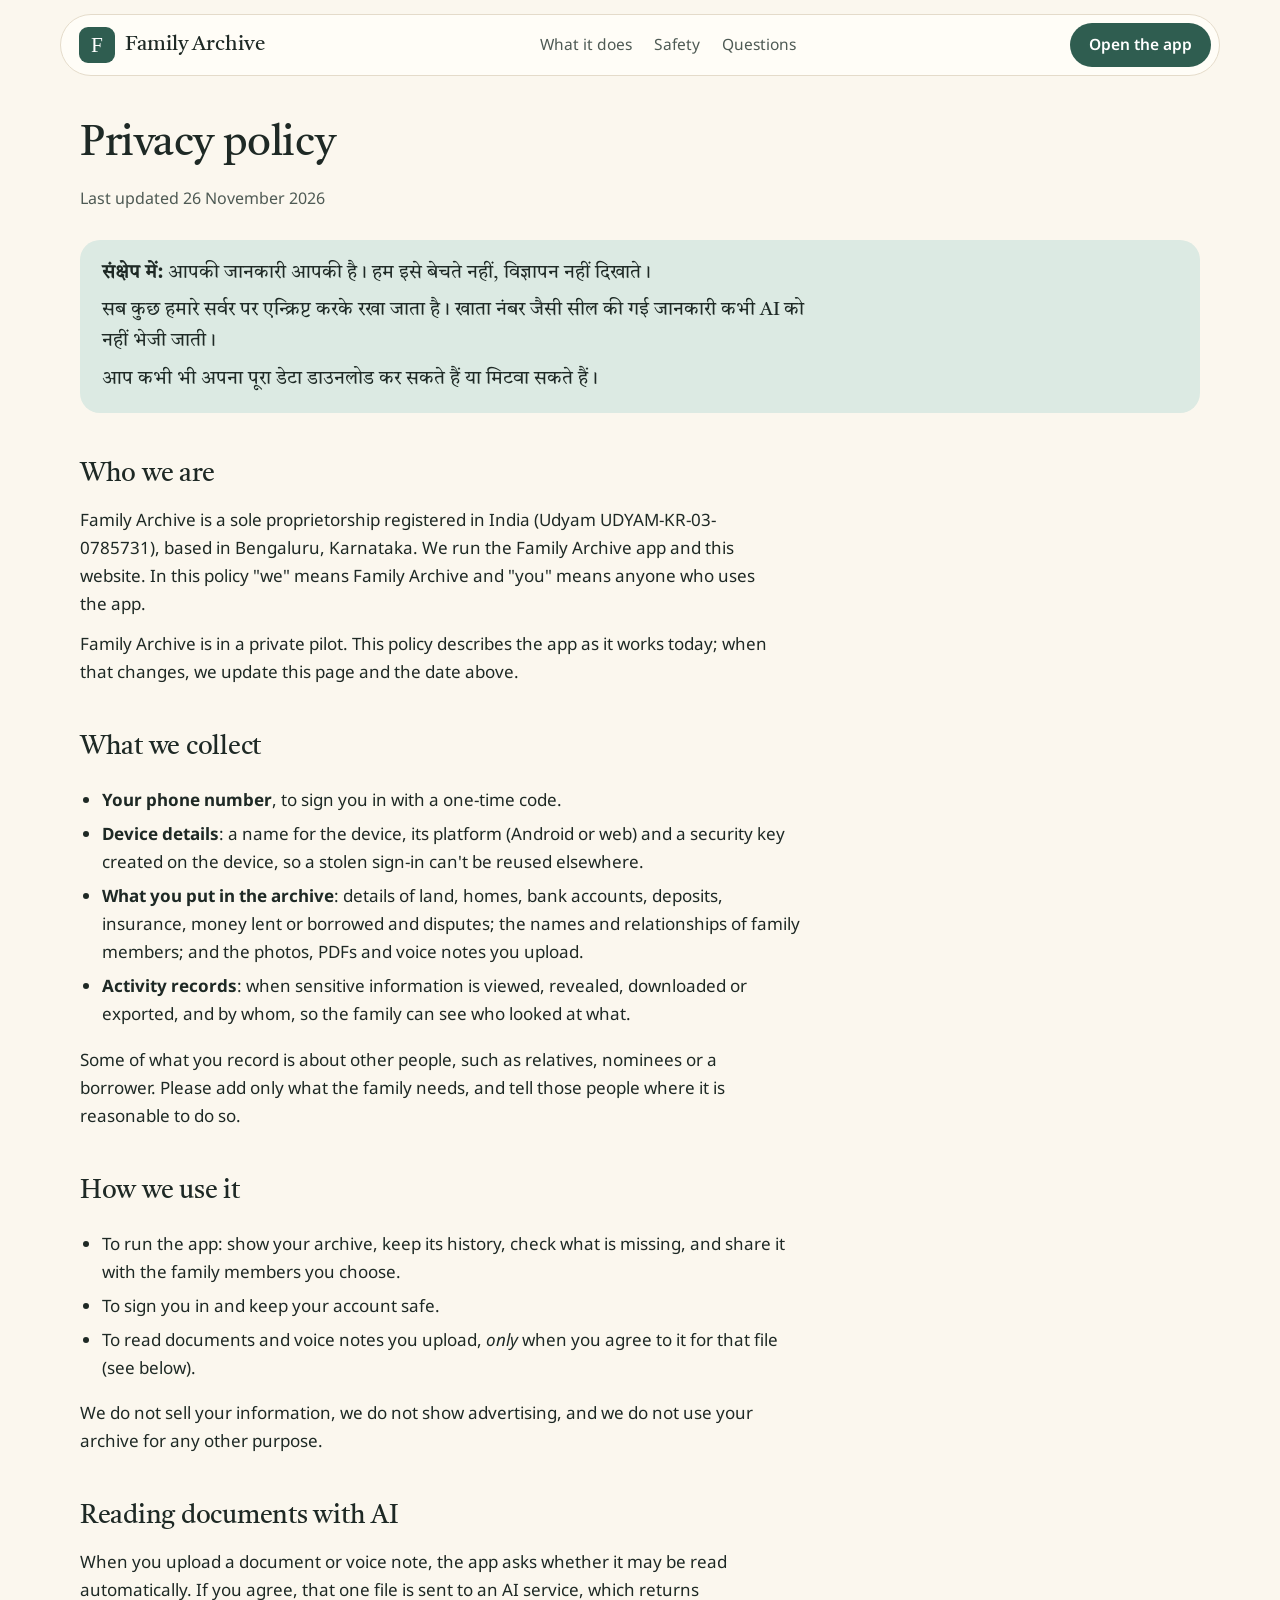
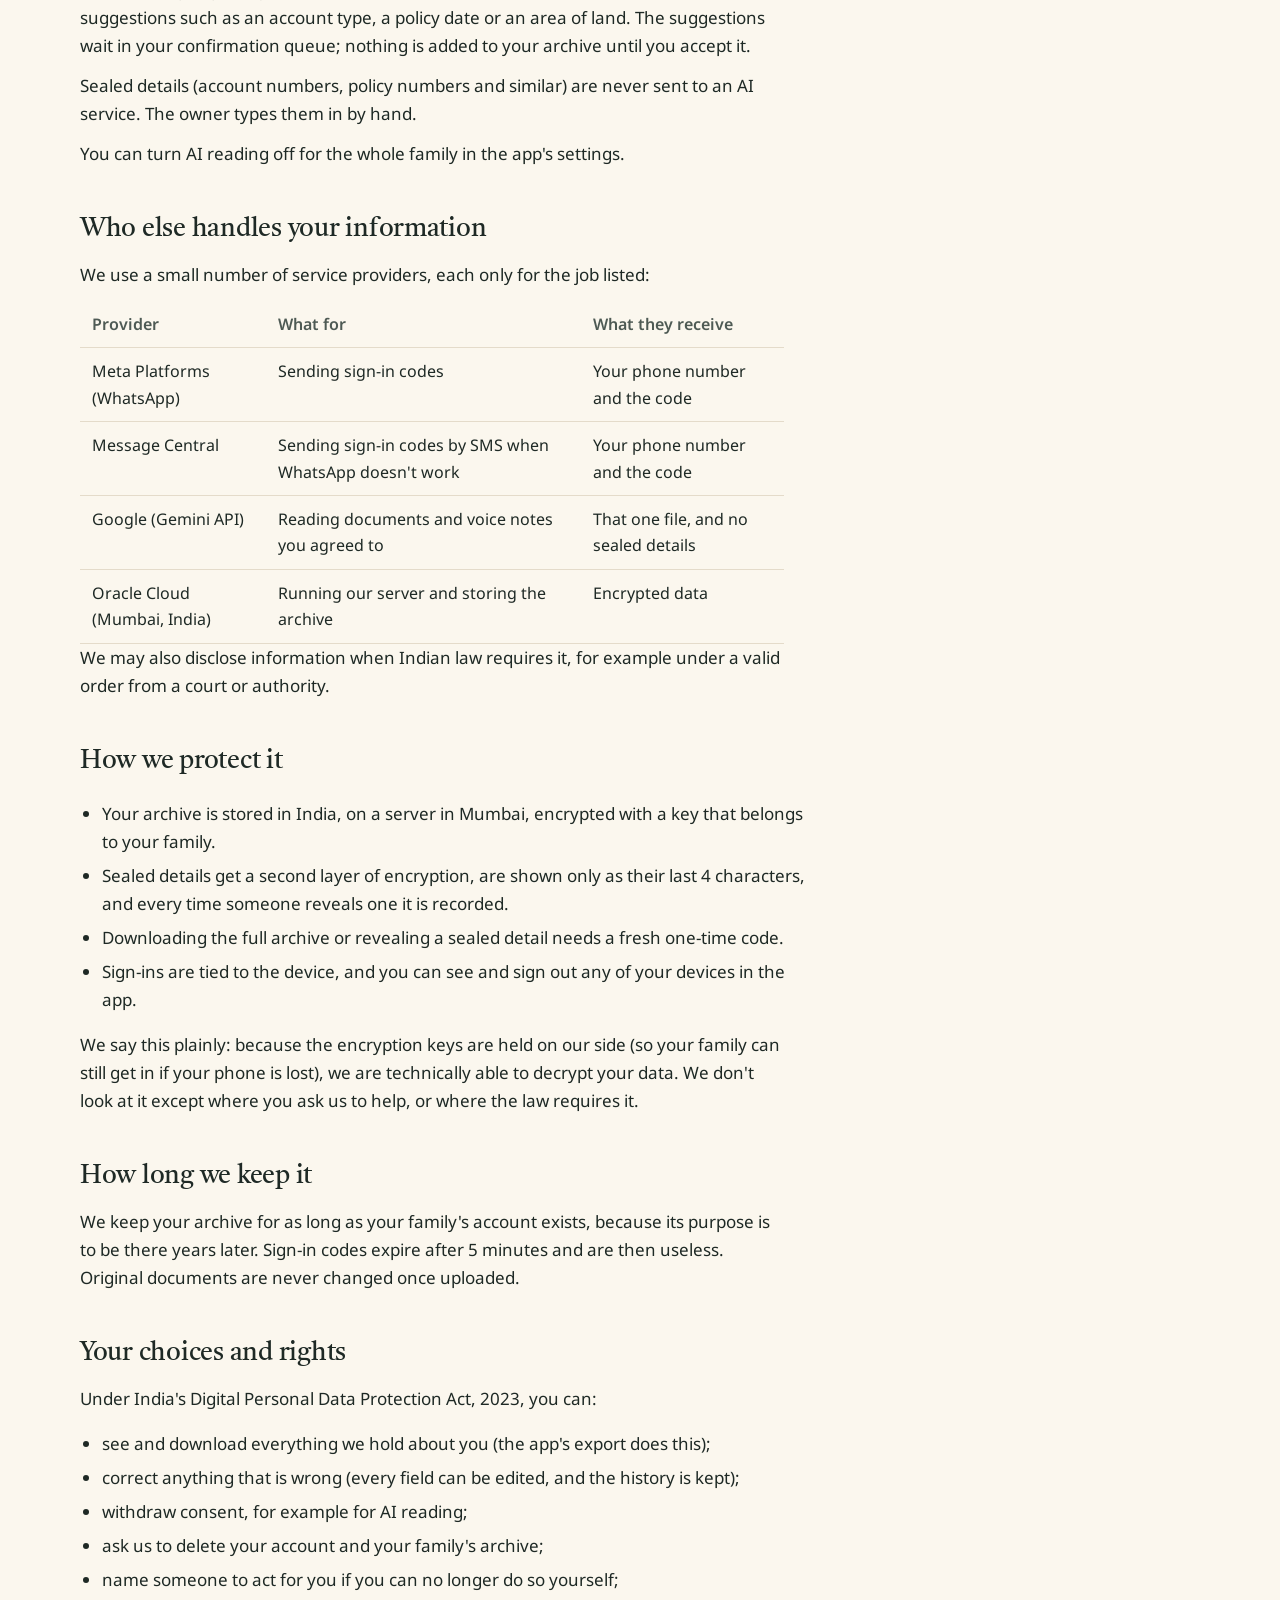
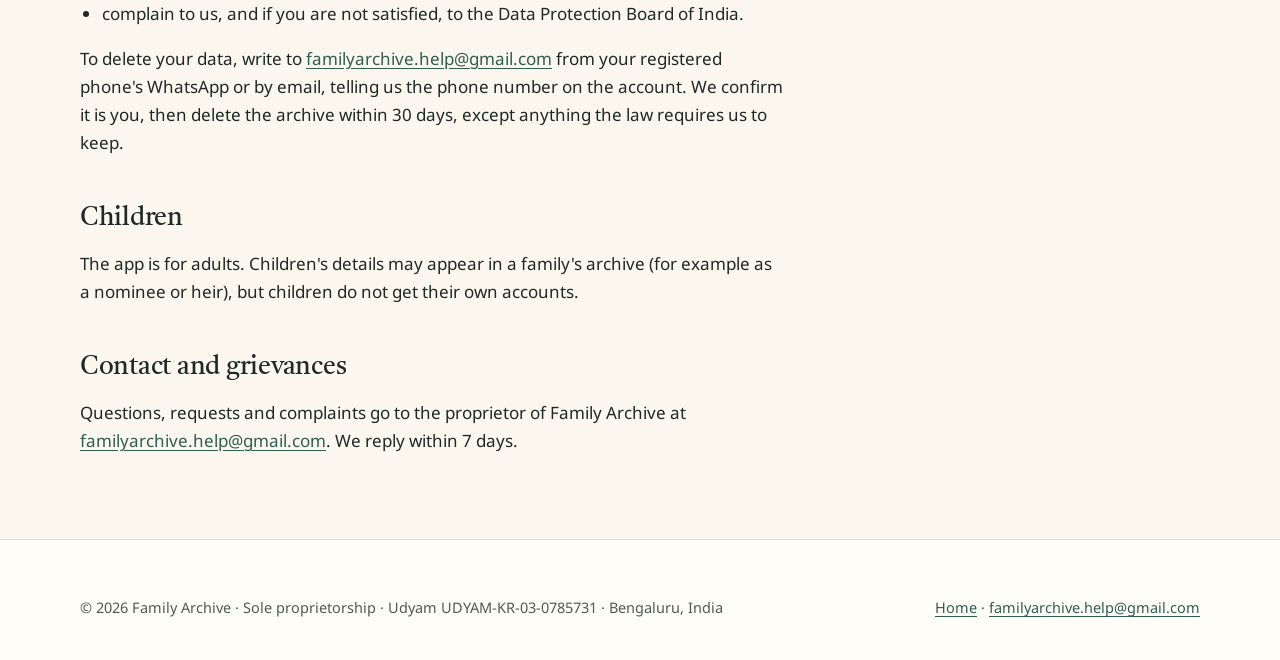
<file: privacy.html>
<!doctype html>
<html lang="en" data-lang="en">
<head>
  <meta charset="utf-8">
  <meta name="viewport" content="width=device-width, initial-scale=1">
  <title>Privacy policy · Family Archive</title>
  <meta name="description" content="How Family Archive collects, uses, protects and deletes your information.">
  <link rel="preconnect" href="https://fonts.googleapis.com">
  <link rel="preconnect" href="https://fonts.gstatic.com" crossorigin>
  <link rel="stylesheet" href="https://fonts.googleapis.com/css2?family=Noto+Sans:wght@400;600&family=Noto+Sans+Devanagari:wght@400;600&family=Tiro+Devanagari+Hindi&display=swap">
  <link rel="stylesheet" href="styles.css">
  <link rel="icon" href="data:image/svg+xml,%3Csvg xmlns='http://www.w3.org/2000/svg' viewBox='0 0 64 64'%3E%3Crect width='64' height='64' rx='14' fill='%232f5d50'/%3E%3Ctext x='32' y='45' font-family='Georgia,serif' font-size='38' fill='white' text-anchor='middle'%3EF%3C/text%3E%3C/svg%3E">
</head>
<body>
  <svg width="0" height="0" style="position:absolute" aria-hidden="true">
    <symbol id="logo" viewBox="0 0 64 64">
      <rect width="64" height="64" rx="16" fill="#2f5d50"/>
      <text x="32" y="45" font-family="Georgia, serif" font-size="38" fill="#fff" text-anchor="middle">F</text>
    </symbol>
  </svg>
  <div class="nav-shell">
    <nav class="nav" aria-label="Main">
      <a class="brand" href="./"><svg class="brand-mark" aria-hidden="true"><use href="#logo"/></svg>Family Archive</a>
      <div class="nav-links">
        <a href="./#features">What it does</a>
        <a href="./#trust">Safety</a>
        <a href="./#questions">Questions</a>
      </div>
      <div class="nav-actions">
        <a class="btn btn-primary" href="https://familyarchives.duckdns.org/">Open the app</a>
      </div>
    </nav>
  </div>

  <main class="wrap policy">
    <h1>Privacy policy</h1>
    <p class="meta">Last updated 26 November 2026</p>

    <div class="summary-hi" lang="hi">
      <p><strong>संक्षेप में:</strong> आपकी जानकारी आपकी है। हम इसे बेचते नहीं, विज्ञापन नहीं दिखाते।</p>
      <p>सब कुछ हमारे सर्वर पर एन्क्रिप्ट करके रखा जाता है। खाता नंबर जैसी सील की गई जानकारी कभी AI को नहीं भेजी जाती।</p>
      <p>आप कभी भी अपना पूरा डेटा डाउनलोड कर सकते हैं या मिटवा सकते हैं।</p>
    </div>

    <h2>Who we are</h2>
    <p>Family Archive is a sole proprietorship registered in India (Udyam UDYAM-KR-03-0785731), based in Bengaluru,
      Karnataka. We run the Family Archive app and this website. In this policy "we" means Family Archive and "you" means
      anyone who uses the app.</p>
    <p>Family Archive is in a private pilot. This policy describes the app as it works today; when that changes, we update
      this page and the date above.</p>

    <h2>What we collect</h2>
    <ul>
      <li><strong>Your phone number</strong>, to sign you in with a one-time code.</li>
      <li><strong>Device details</strong>: a name for the device, its platform (Android or web) and a security key created
        on the device, so a stolen sign-in can't be reused elsewhere.</li>
      <li><strong>What you put in the archive</strong>: details of land, homes, bank accounts, deposits, insurance, money
        lent or borrowed and disputes; the names and relationships of family members; and the photos, PDFs and voice notes
        you upload.</li>
      <li><strong>Activity records</strong>: when sensitive information is viewed, revealed, downloaded or exported, and by
        whom, so the family can see who looked at what.</li>
    </ul>
    <p>Some of what you record is about other people, such as relatives, nominees or a borrower. Please add only what the
      family needs, and tell those people where it is reasonable to do so.</p>

    <h2>How we use it</h2>
    <ul>
      <li>To run the app: show your archive, keep its history, check what is missing, and share it with the family members
        you choose.</li>
      <li>To sign you in and keep your account safe.</li>
      <li>To read documents and voice notes you upload, <em>only</em> when you agree to it for that file (see below).</li>
    </ul>
    <p>We do not sell your information, we do not show advertising, and we do not use your archive for any other purpose.</p>

    <h2>Reading documents with AI</h2>
    <p>When you upload a document or voice note, the app asks whether it may be read automatically. If you agree, that one
      file is sent to an AI service, which returns suggestions such as an account type, a policy date or an area of land.
      The suggestions wait in your confirmation queue; nothing is added to your archive until you accept it.</p>
    <p>Sealed details (account numbers, policy numbers and similar) are never sent to an AI service. The owner types them in
      by hand.</p>
    <p>You can turn AI reading off for the whole family in the app's settings.</p>

    <h2>Who else handles your information</h2>
    <p>We use a small number of service providers, each only for the job listed:</p>
    <table>
      <thead><tr><th>Provider</th><th>What for</th><th>What they receive</th></tr></thead>
      <tbody>
        <tr><td>Meta Platforms (WhatsApp)</td><td>Sending sign-in codes</td><td>Your phone number and the code</td></tr>
        <tr><td>Message Central</td><td>Sending sign-in codes by SMS when WhatsApp doesn't work</td><td>Your phone number and the code</td></tr>
        <tr><td>Google (Gemini API)</td><td>Reading documents and voice notes you agreed to</td><td>That one file, and no sealed details</td></tr>
        <tr><td>Oracle Cloud (Mumbai, India)</td><td>Running our server and storing the archive</td><td>Encrypted data</td></tr>
      </tbody>
    </table>
    <p>We may also disclose information when Indian law requires it, for example under a valid order from a court or
      authority.</p>

    <h2>How we protect it</h2>
    <ul>
      <li>Your archive is stored in India, on a server in Mumbai, encrypted with a key that belongs to your family.</li>
      <li>Sealed details get a second layer of encryption, are shown only as their last 4 characters, and every time
        someone reveals one it is recorded.</li>
      <li>Downloading the full archive or revealing a sealed detail needs a fresh one-time code.</li>
      <li>Sign-ins are tied to the device, and you can see and sign out any of your devices in the app.</li>
    </ul>
    <p>We say this plainly: because the encryption keys are held on our side (so your family can still get in if your phone
      is lost), we are technically able to decrypt your data. We don't look at it except where you ask us to help, or where
      the law requires it.</p>

    <h2>How long we keep it</h2>
    <p>We keep your archive for as long as your family's account exists, because its purpose is to be there years later.
      Sign-in codes expire after 5 minutes and are then useless. Original documents are never changed once uploaded.</p>

    <h2 id="rights">Your choices and rights</h2>
    <p>Under India's Digital Personal Data Protection Act, 2023, you can:</p>
    <ul>
      <li>see and download everything we hold about you (the app's export does this);</li>
      <li>correct anything that is wrong (every field can be edited, and the history is kept);</li>
      <li>withdraw consent, for example for AI reading;</li>
      <li>ask us to delete your account and your family's archive;</li>
      <li>name someone to act for you if you can no longer do so yourself;</li>
      <li>complain to us, and if you are not satisfied, to the Data Protection Board of India.</li>
    </ul>
    <p>To delete your data, write to <a href="mailto:familyarchive.help@gmail.com">familyarchive.help@gmail.com</a> from your registered phone's
      WhatsApp or by email, telling us the phone number on the account. We confirm it is you, then delete the archive within
      30 days, except anything the law requires us to keep.</p>

    <h2>Children</h2>
    <p>The app is for adults. Children's details may appear in a family's archive (for example as a nominee or heir), but
      children do not get their own accounts.</p>

    <h2>Contact and grievances</h2>
    <p>Questions, requests and complaints go to the proprietor of Family Archive at
      <a href="mailto:familyarchive.help@gmail.com">familyarchive.help@gmail.com</a>. We reply within 7 days.</p>
  </main>

  <footer>
    <div class="wrap">
      <div class="foot-base" style="margin-top:0;border-top:0;padding-top:0">
        <span>© 2026 Family Archive · Sole proprietorship · Udyam UDYAM-KR-03-0785731 · Bengaluru, India</span>
        <span><a href="./">Home</a> · <a href="mailto:familyarchive.help@gmail.com">familyarchive.help@gmail.com</a></span>
      </div>
    </div>
  </footer>
</body>
</html>
</file>
<file: styles.css>
/* Family Archive website. Colours match the app (app/lib/ui/theme.dart). */
:root {
  --paper: #fbf7ee;
  --sheet: #fffdf8;
  --rule: #e4dbca;
  --ink: #1e2925;
  --ink-soft: #4e5a54;
  --teal: #2f5d50;
  --teal-deep: #1f3f36;
  --teal-wash: #dceae3;
  --ochre: #c08a2e;
  --ochre-ink: #7a4e05;
  --ochre-wash: #fbebc8;
  --risk: #a3362a;
  --serif: "Tiro Devanagari Hindi", Georgia, serif;
  --sans: "Noto Sans", "Noto Sans Devanagari", system-ui, sans-serif;
  --radius-lg: 32px;
  --radius: 20px;
}

* { box-sizing: border-box; }
html { -webkit-text-size-adjust: 100%; scroll-behavior: smooth; }
body { margin: 0; background: var(--paper); color: var(--ink); font: 17px/1.65 var(--sans); }
img, svg { display: block; }
a { color: var(--teal); text-underline-offset: 3px; }
a:hover { color: var(--teal-deep); }
h1, h2, h3 { font-family: var(--serif); font-weight: 400; letter-spacing: -0.01em; margin: 0; }
p { margin: 0; }

/* Language: bilingual text comes as an .en and a .hi element; the page shows one (English if scripts are off). */
html[data-lang="en"] .hi { display: none !important; }
html[data-lang="hi"] .en { display: none !important; }

.wrap { max-width: 1160px; margin: 0 auto; padding: 0 20px; }
.narrow { max-width: 760px; }
.eyebrow { font-size: 14px; font-weight: 600; letter-spacing: 0.06em; text-transform: uppercase; color: var(--ochre-ink); margin-bottom: 14px; }
html[data-lang="hi"] .eyebrow { letter-spacing: 0; text-transform: none; font-size: 15px; }
.lede { font-size: 19px; color: var(--ink-soft); }

/* Buttons */
.btn {
  display: inline-flex; align-items: center; gap: 10px; min-height: 52px; padding: 0 24px;
  border-radius: 999px; font: 600 16.5px/1 var(--sans); text-decoration: none; border: 1.5px solid transparent;
  transition: background .15s, color .15s;
}
.btn-primary { background: var(--teal); color: #fff; }
.btn-primary:hover { background: var(--teal-deep); color: #fff; }
.btn-ghost { border-color: var(--rule); color: var(--ink); background: var(--sheet); }
.btn-ghost:hover { border-color: var(--teal); color: var(--teal); }
.btn-light { background: var(--paper); color: var(--teal-deep); }
.btn-light:hover { background: #fff; color: var(--teal-deep); }

/* Floating pill navigation */
.nav-shell { position: sticky; top: 14px; z-index: 10; padding: 0 20px; }
.nav {
  max-width: 1160px; margin: 0 auto; display: flex; align-items: center; justify-content: space-between; gap: 16px;
  background: rgba(255, 253, 248, 0.92); backdrop-filter: blur(8px); -webkit-backdrop-filter: blur(8px);
  border: 1px solid var(--rule); border-radius: 999px; padding: 8px 8px 8px 18px;
}
.brand { display: flex; align-items: center; gap: 10px; color: var(--ink); text-decoration: none; font: 21px/1.2 var(--serif); }
.brand-mark { width: 36px; height: 36px; flex: none; }
.nav-links { display: flex; align-items: center; gap: 22px; font-size: 15.5px; }
.nav-links a { color: var(--ink-soft); text-decoration: none; }
.nav-links a:hover { color: var(--teal); }
.nav-actions { display: flex; align-items: center; gap: 8px; }
.lang {
  min-height: 44px; padding: 0 16px; border-radius: 999px; border: 1px solid var(--rule); background: transparent;
  font: 600 15px/1 var(--sans); color: var(--ink); cursor: pointer;
}
.lang:hover { border-color: var(--teal); color: var(--teal); }
.nav .btn { min-height: 44px; padding: 0 18px; font-size: 15.5px; }

/* Hero */
.hero { padding: 56px 0 40px; }
.hero-grid { display: grid; grid-template-columns: 1.1fr 0.9fr; gap: 48px; align-items: center; }
.hero h1 { font-size: clamp(40px, 6vw, 68px); line-height: 1.06; margin-bottom: 22px; }
.hero .lede { max-width: 34rem; margin-bottom: 30px; }
.hero-actions { display: flex; flex-wrap: wrap; gap: 12px; margin-bottom: 18px; }
.hero-note { font-size: 15px; color: var(--ink-soft); }
.hero-visual { display: flex; justify-content: center; position: relative; }
.hero-visual::before {
  content: ""; position: absolute; inset: 8% 4% 4% 4%; border-radius: var(--radius-lg);
  background: var(--teal-wash);
}

/* Quick facts */
.facts { display: grid; grid-template-columns: repeat(4, 1fr); gap: 14px; padding: 8px 0 24px; }
.fact { background: var(--sheet); border: 1px solid var(--rule); border-radius: var(--radius); padding: 20px 22px; }
.fact strong { display: block; font: 30px/1.15 var(--serif); color: var(--teal); margin-bottom: 4px; }
.fact > span { color: var(--ink-soft); font-size: 15px; }

/* Sections */
section { padding: 72px 0; }
.section-head { max-width: 720px; margin-bottom: 44px; }
.section-head h2 { font-size: clamp(32px, 4.2vw, 46px); line-height: 1.12; margin-bottom: 14px; }

/* Feature rows: text beside a phone */
.feature {
  display: grid; grid-template-columns: 1fr 1fr; gap: 48px; align-items: center;
  background: var(--sheet); border: 1px solid var(--rule); border-radius: var(--radius-lg); padding: 48px 56px;
  margin-bottom: 22px;
}
.feature:nth-of-type(even) .feature-text { order: 2; }
.feature h3 { font-size: clamp(28px, 3.2vw, 38px); line-height: 1.15; margin-bottom: 14px; }
.feature p { color: var(--ink-soft); margin-bottom: 12px; }
.feature ul { padding-left: 20px; margin: 10px 0 0; color: var(--ink-soft); }
.feature li { margin-bottom: 6px; }
.feature-visual { display: flex; justify-content: center; }
.tag {
  display: inline-block; padding: 5px 12px; border-radius: 999px; background: var(--ochre-wash); color: var(--ochre-ink);
  font-size: 13.5px; font-weight: 600; margin-bottom: 14px;
}

/* Small grid of further features */
.mini-grid { display: grid; grid-template-columns: repeat(3, 1fr); gap: 16px; margin-top: 8px; }
.mini { background: var(--sheet); border: 1px solid var(--rule); border-radius: var(--radius); padding: 24px; }
.mini h3 { font-size: 23px; margin: 12px 0 8px; }
.mini p { color: var(--ink-soft); font-size: 16px; }
.icon {
  width: 44px; height: 44px; border-radius: 12px; background: var(--teal-wash); color: var(--teal);
  display: grid; place-items: center;
}
.icon svg { width: 24px; height: 24px; }

/* Steps */
.steps { display: grid; grid-template-columns: repeat(3, 1fr); gap: 16px; }
.step { background: var(--sheet); border: 1px solid var(--rule); border-radius: var(--radius); padding: 28px; }
.step-num {
  width: 40px; height: 40px; border-radius: 50%; background: var(--teal); color: #fff;
  display: grid; place-items: center; font: 20px/1 var(--serif); margin-bottom: 16px;
}
.step h3 { font-size: 24px; margin-bottom: 8px; }
.step p { color: var(--ink-soft); }

/* Why it matters */
.why {
  background: var(--teal-deep); color: var(--paper); border-radius: var(--radius-lg); padding: 64px;
  display: grid; grid-template-columns: 1fr 1fr; gap: 48px; align-items: center;
}
.why .eyebrow { color: var(--ochre-wash); }
.why h2 { font-size: clamp(30px, 3.8vw, 42px); line-height: 1.15; }
.why p { color: #d6e3dc; font-size: 18px; margin-bottom: 14px; }
.why-list { list-style: none; padding: 0; margin: 0; display: grid; gap: 12px; }
.why-list li {
  background: rgba(255, 255, 255, 0.07); border: 1px solid rgba(255, 255, 255, 0.12); border-radius: 16px;
  padding: 14px 18px; color: #eef4f0;
}

/* Trust cards */
.trust { display: grid; grid-template-columns: repeat(3, 1fr); gap: 16px; }
.trust .mini h3 { font-size: 24px; }
.trust-note { margin-top: 22px; color: var(--ink-soft); font-size: 16px; }

/* Questions */
.faq { border-top: 1px solid var(--rule); }
.faq details { border-bottom: 1px solid var(--rule); padding: 4px 0; }
.faq summary {
  list-style: none; cursor: pointer; padding: 18px 40px 18px 0; position: relative;
  font: 22px/1.35 var(--serif); color: var(--ink);
}
.faq summary::-webkit-details-marker { display: none; }
.faq summary::after {
  content: "+"; position: absolute; right: 6px; top: 14px; font: 28px/1 var(--sans); color: var(--teal);
}
.faq details[open] summary::after { content: "–"; }
.faq details p { color: var(--ink-soft); padding: 0 0 20px; max-width: 46rem; }

/* Closing call to action */
.cta {
  background: var(--teal); color: #fff; border-radius: var(--radius-lg); padding: 64px; text-align: center;
}
.cta h2 { font-size: clamp(32px, 4.4vw, 48px); margin-bottom: 14px; }
.cta p { color: #e3eee8; max-width: 36rem; margin: 0 auto 28px; font-size: 18px; }

/* Footer */
footer { padding: 56px 0 40px; margin-top: 40px; border-top: 1px solid var(--rule); background: var(--sheet); }
.foot { display: grid; grid-template-columns: 1.4fr 1fr 1fr 1fr; gap: 32px; }
.foot h4 { font: 600 14px/1.4 var(--sans); text-transform: uppercase; letter-spacing: 0.06em; color: var(--ink-soft); margin: 0 0 12px; }
html[data-lang="hi"] .foot h4 { text-transform: none; letter-spacing: 0; font-size: 15px; }
.foot ul { list-style: none; padding: 0; margin: 0; display: grid; gap: 8px; font-size: 15.5px; }
.foot a { color: var(--ink); text-decoration: none; }
.foot a:hover { color: var(--teal); text-decoration: underline; }
.foot-about { color: var(--ink-soft); font-size: 15px; margin-top: 12px; max-width: 22rem; }
.foot-base { margin-top: 36px; padding-top: 20px; border-top: 1px solid var(--rule); display: flex; flex-wrap: wrap; justify-content: space-between; gap: 10px; color: var(--ink-soft); font-size: 14.5px; }

/* ------------------------------------------------ phone mockups (drawn from the app's own screens) */
.phone {
  width: 292px; flex: none; background: var(--paper); border: 9px solid #18211e; border-radius: 42px;
  padding: 14px 14px 18px; position: relative; font-size: 13px; line-height: 1.45; color: var(--ink);
  box-shadow: 0 30px 60px -30px rgba(31, 63, 54, 0.45);
}
.phone::before { content: ""; display: block; width: 84px; height: 6px; border-radius: 6px; background: #18211e; margin: 0 auto 12px; opacity: 0.9; }
.m-title { font: 600 15px/1.3 var(--sans); margin: 2px 2px 10px; }
.m-card { background: var(--sheet); border: 1px solid var(--rule); border-radius: 14px; padding: 12px; margin-bottom: 9px; }
.m-banner { background: var(--ochre-wash); border: 1px solid #ebcf94; color: var(--ochre-ink); border-radius: 14px; padding: 10px 12px; margin-bottom: 9px; font-size: 12.5px; }
.m-row { display: flex; align-items: center; gap: 10px; }
.m-ring {
  width: 64px; height: 64px; border-radius: 50%; flex: none; display: grid; place-items: center;
  background: conic-gradient(var(--teal) 0 var(--p), #ede5d4 var(--p) 100%);
}
.m-ring span { width: 50px; height: 50px; border-radius: 50%; background: var(--sheet); display: grid; place-items: center; font: 20px/1 var(--serif); color: var(--teal); }
.m-muted { color: var(--ink-soft); font-size: 12px; }
.m-strong { font-weight: 600; }
.m-green { color: var(--teal); font-weight: 600; }
.m-btn { display: block; text-align: center; background: var(--teal); color: #fff; border-radius: 10px; padding: 8px; font-weight: 600; margin-top: 8px; }
.m-btn-out { display: block; text-align: center; border: 1.3px solid #d9a79f; color: var(--risk); border-radius: 10px; padding: 7px; font-weight: 600; margin-top: 8px; }
.m-btns { display: grid; grid-template-columns: 1fr 1fr; gap: 6px; }
.m-tile { width: 34px; height: 34px; border-radius: 10px; background: var(--teal-wash); display: grid; place-items: center; flex: none; color: var(--teal); }
.m-tile svg { width: 18px; height: 18px; }
.m-bar { height: 6px; border-radius: 4px; background: #ede5d4; margin-top: 8px; overflow: hidden; }
.m-bar i { display: block; height: 100%; background: var(--teal); border-radius: 4px; }
.m-source { background: #f5efe2; border-radius: 10px; padding: 8px 10px; margin-top: 8px; font-size: 12px; }
.m-label { font-size: 11.5px; font-weight: 600; color: var(--ochre-ink); }
.m-pill { display: inline-block; background: var(--ochre-wash); color: var(--ochre-ink); border-radius: 999px; padding: 2px 9px; font-size: 11.5px; font-weight: 600; }
.m-wa { background: #e7f4ea; border-radius: 14px; padding: 12px; margin-bottom: 9px; }
.m-code { font: 600 26px/1 var(--sans); letter-spacing: 6px; text-align: center; padding: 10px 0 4px; }
.m-seal { letter-spacing: 3px; font-weight: 600; }

/* ------------------------------------------------ privacy page */
.policy { padding-top: 48px; padding-bottom: 32px; }
.policy h1 { font-size: 42px; margin: 0 0 6px; }
.policy .meta { color: var(--ink-soft); margin: 0 0 28px; font-size: 16px; }
.policy h2 { font-size: 26px; margin: 40px 0 10px; }
.policy p, .policy li { max-width: 44rem; }
.policy p { margin-bottom: 12px; }
.policy ul { padding-left: 22px; }
.policy li { margin-bottom: 6px; }
.summary-hi { background: var(--teal-wash); border-radius: var(--radius); padding: 18px 22px; font-family: var(--serif); font-size: 19px; margin: 0 0 8px; }
.summary-hi p { margin: 0 0 6px; }
.summary-hi p:last-child { margin: 0; }
table { border-collapse: collapse; width: 100%; max-width: 44rem; font-size: 16px; }
th, td { text-align: left; vertical-align: top; padding: 10px 12px; border-bottom: 1px solid var(--rule); }
th { color: var(--ink-soft); font-weight: 600; }

/* ------------------------------------------------ smaller screens */
@media (max-width: 980px) {
  .hero-grid, .feature, .why { grid-template-columns: 1fr; }
  .feature { padding: 36px 28px; gap: 32px; }
  .feature:nth-of-type(even) .feature-text { order: 0; }
  .facts { grid-template-columns: repeat(2, 1fr); }
  .mini-grid, .trust, .steps { grid-template-columns: 1fr 1fr; }
  .foot { grid-template-columns: 1fr 1fr; }
  .nav-links { display: none; }
  .why, .cta { padding: 44px 28px; }
}
@media (max-width: 620px) {
  body { font-size: 16.5px; }
  .wrap { padding: 0 16px; }
  .nav-shell { padding: 0 10px; top: 10px; }
  .nav { padding-left: 12px; }
  .brand { font-size: 18px; }
  .brand-mark { width: 30px; height: 30px; }
  .nav .btn { padding: 0 14px; }
  .hero { padding-top: 36px; }
  section { padding: 52px 0; }
  .mini-grid, .trust, .steps, .foot { grid-template-columns: 1fr; }
  .feature { padding: 28px 20px; border-radius: 24px; }
  .phone { width: 270px; }
  .faq summary { font-size: 19px; }
  table, thead, tbody, tr, th, td { display: block; }
  thead { display: none; }
  td { border: 0; padding: 2px 0; }
  td:first-child { font-weight: 600; padding-top: 12px; }
  tr { border-bottom: 1px solid var(--rule); padding-bottom: 10px; }
}
@media (max-width: 400px) {
  .brand { font-size: 16px; gap: 8px; }
  .nav { gap: 8px; padding-left: 10px; }
  .lang { padding: 0 12px; }
  .nav .btn { padding: 0 12px; font-size: 14.5px; }
}
@media (max-width: 340px) {
  .nav .btn { display: none; }
}
</file>
